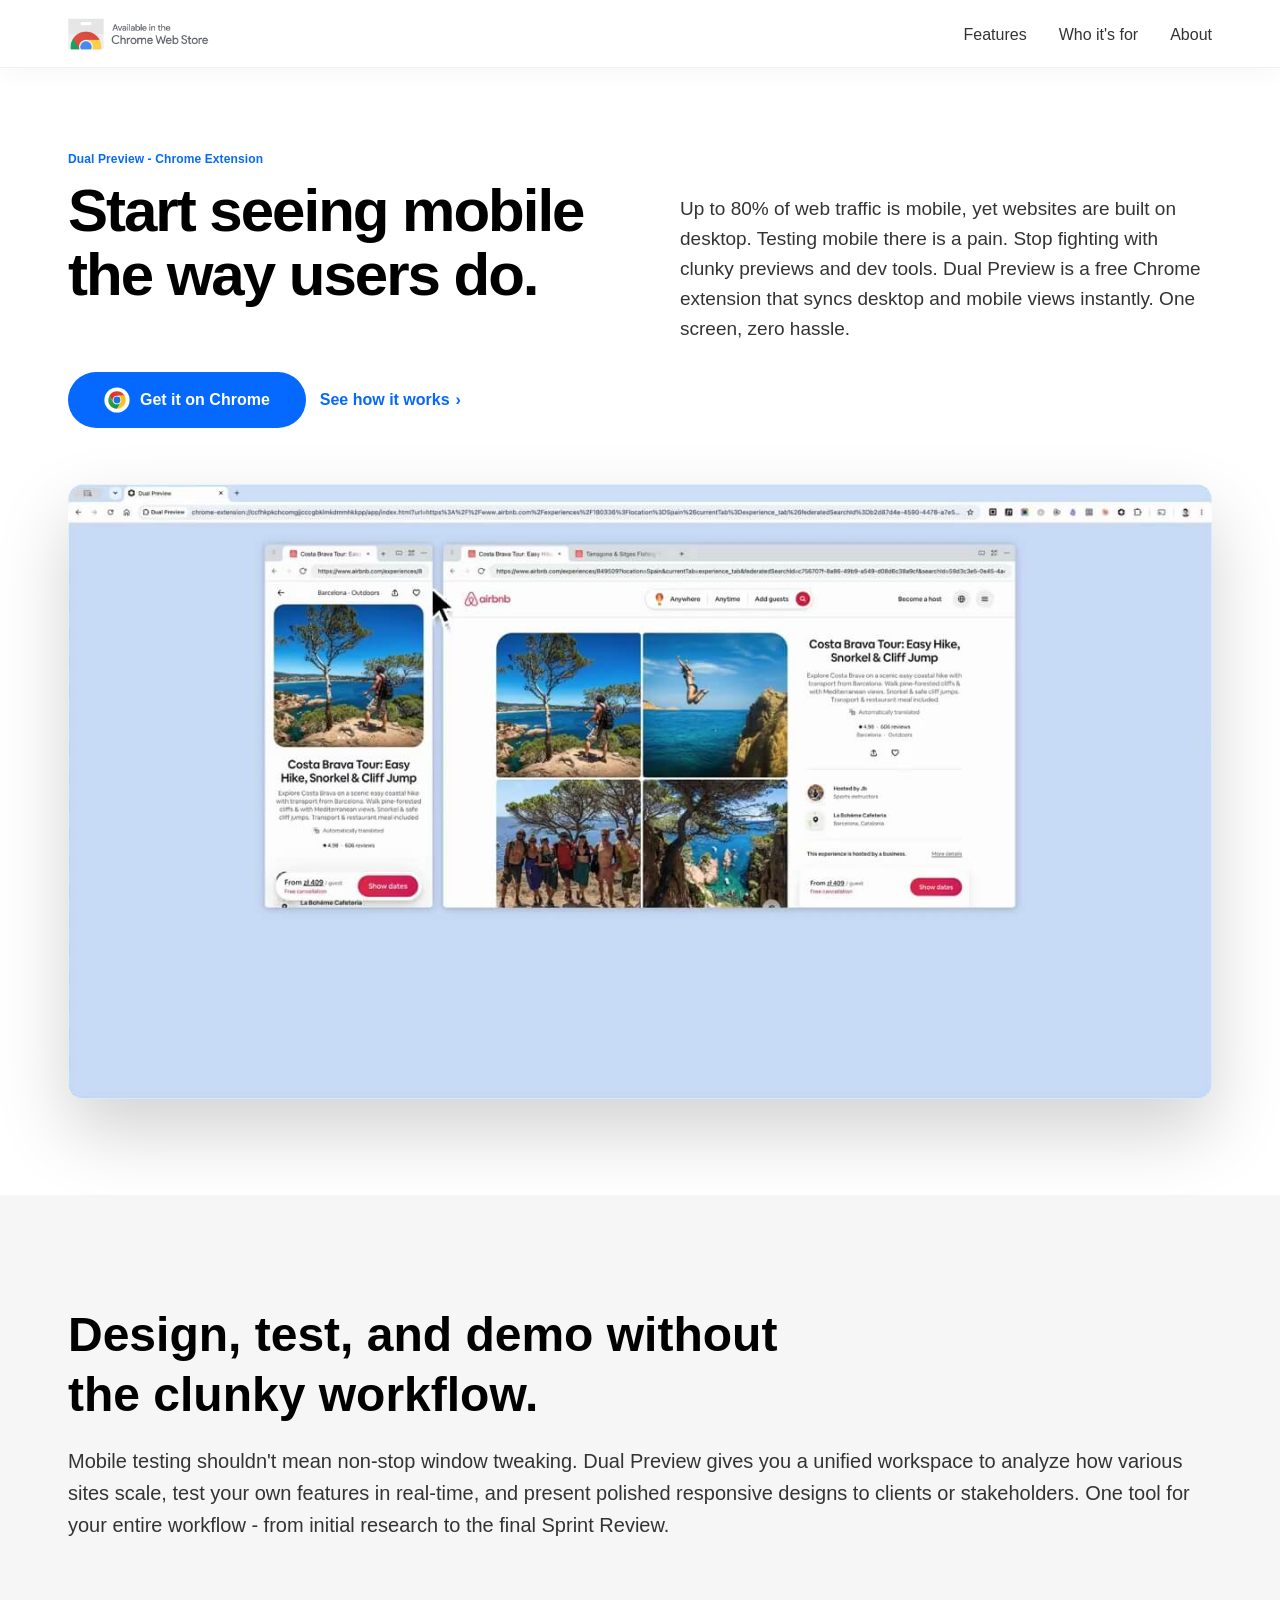
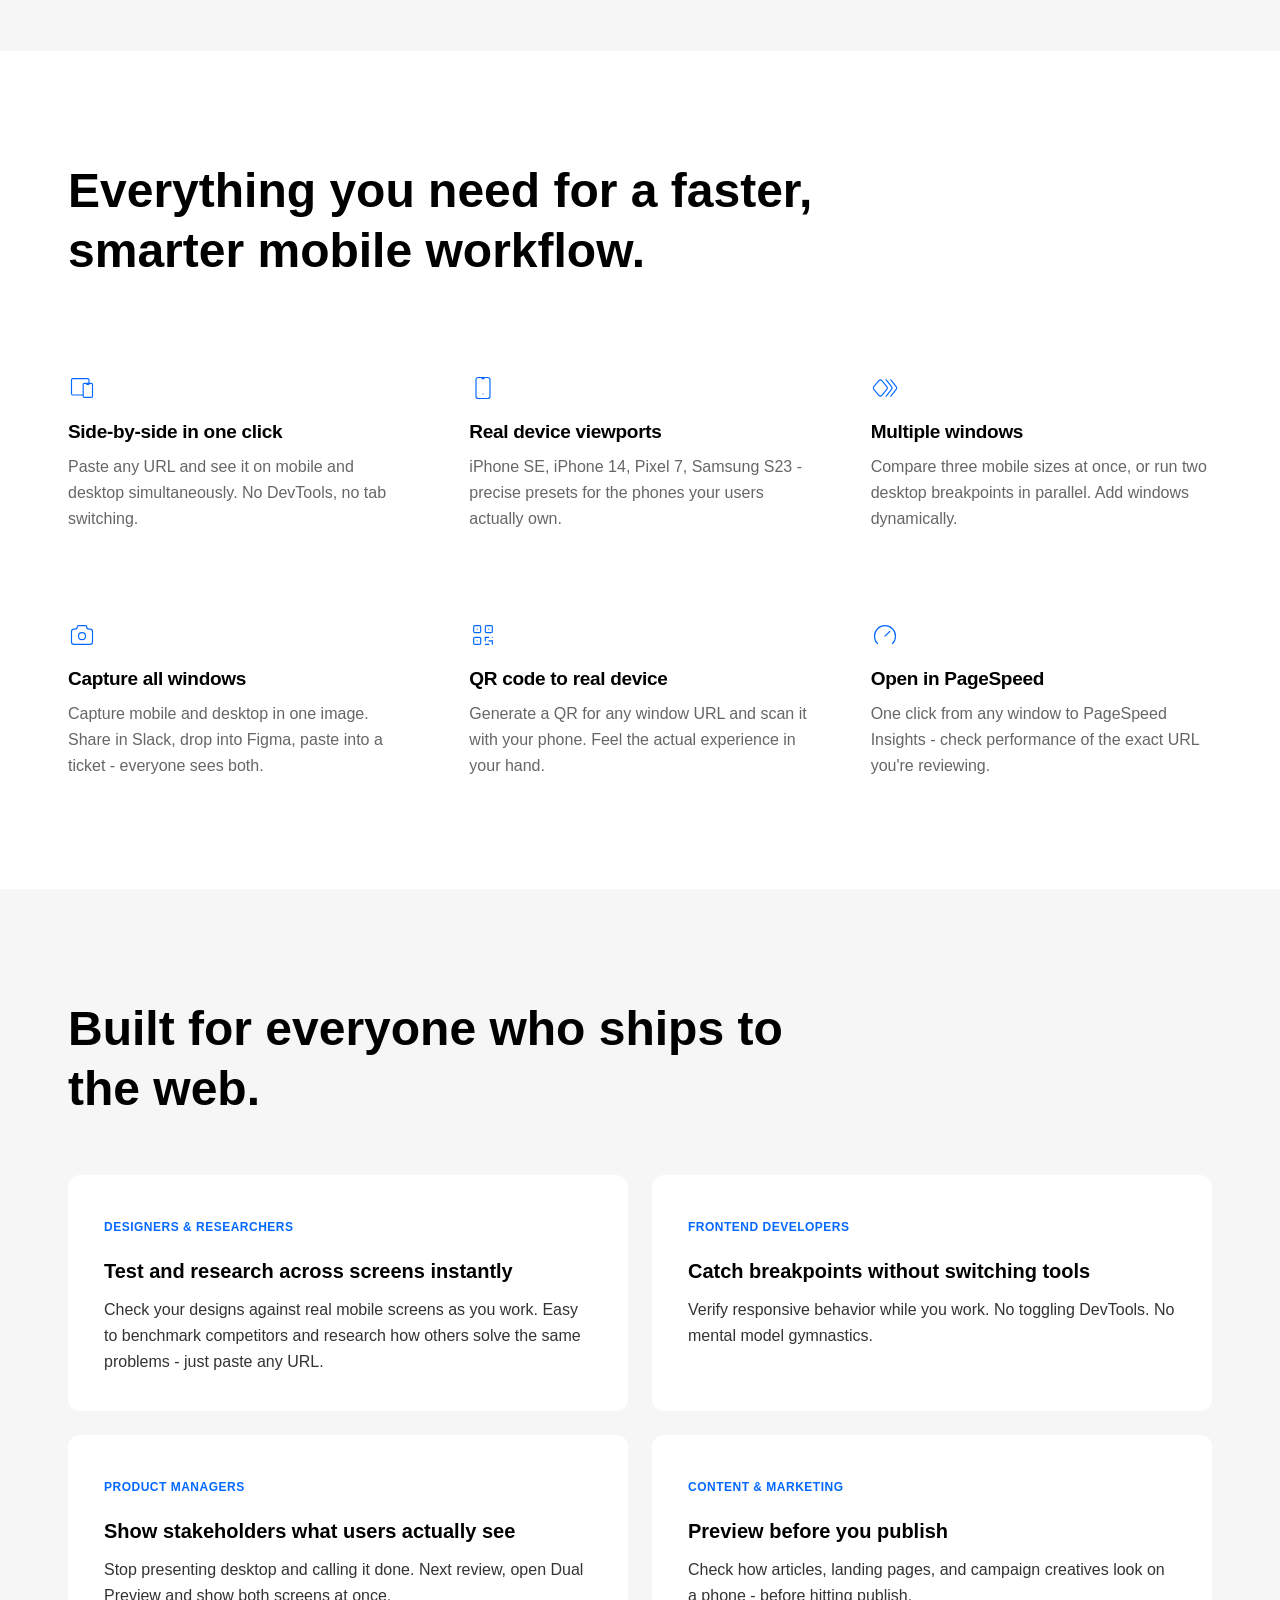
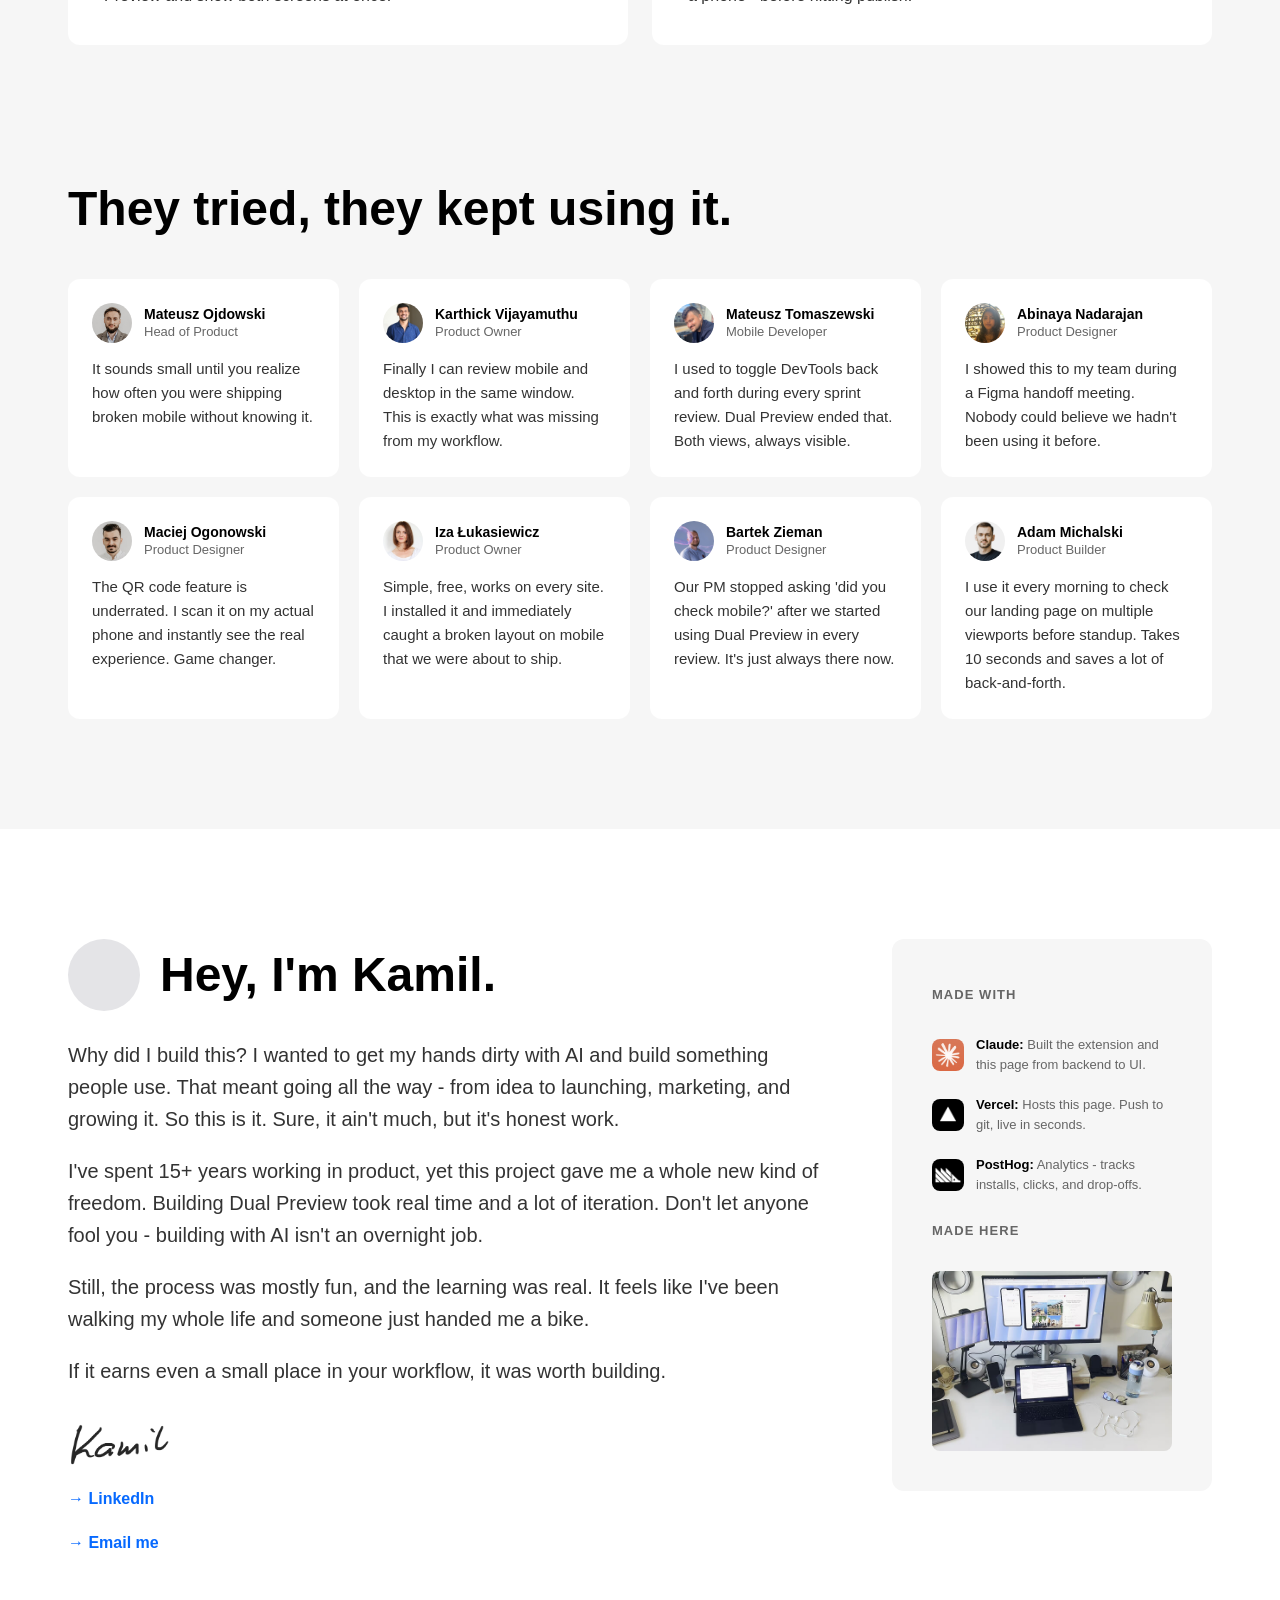
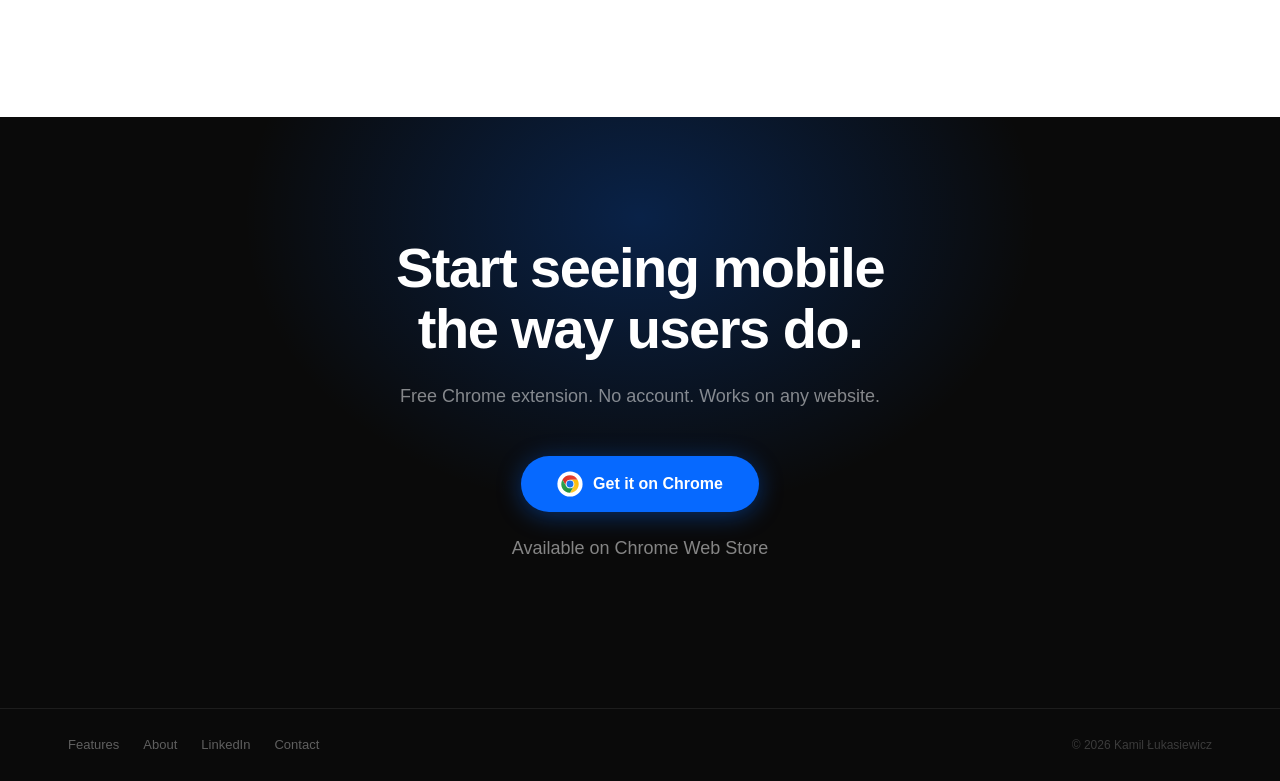
<file: index.html>
<!DOCTYPE html>
<html lang="en">
<head>
  <meta charset="UTF-8" />
  <meta name="viewport" content="width=device-width, initial-scale=1.0" />
  <title>Dual Preview: Start seeing mobile the way users do.</title>
  <link rel="icon" type="image/png" href="icons/icon128.png">
  <meta property="og:image" content="https://dualpreview.com/share.png">
  <meta property="og:title" content="Dual Preview: Start seeing mobile the way users do.">
  <meta property="og:description" content="Free Chrome extension that syncs desktop and mobile views instantly.">
  <meta name="twitter:card" content="summary_large_image">
  <meta name="twitter:image" content="https://dualpreview.com/share.png">
  <script>
    !function(t,e){var o,n,p,r;e.__SV||(window.posthog=e,e._i=[],e.init=function(i,s,a){function g(t,e){var o=e.split(".");2==o.length&&(t=t[o[0]],e=o[1]),t[e]=function(){t.push([e].concat(Array.prototype.slice.call(arguments,0)))}}(p=t.createElement("script")).type="text/javascript",p.crossOrigin="anonymous",p.async=!0,p.src=s.api_host+"/static/array.js",(r=t.getElementsByTagName("script")[0]).parentNode.insertBefore(p,r);var u=e;for(void 0!==a?u=e[a]=[]:a="posthog",u.people=u.people||[],u.toString=function(t){var e="posthog";return"posthog"!==a&&(e+="."+a),t||(e+=" (stub)"),e},u.people.toString=function(){return u.toString(1)+" (stub people)"},o="capture identify alias people.set people.set_once set_config register register_once unregister opt_out_capturing has_opted_out_capturing opt_in_capturing reset isFeatureEnabled onFeatureFlags getFeatureFlag getFeatureFlagPayload reloadFeatureFlags group updateEarlyAccessFeatureEnrollment getEarlyAccessFeatures getActiveMatchingSurveys getSurveys onSessionId".split(" "),n=0;n<o.length;n++)g(u,o[n]);e._i.push([i,s,a])},e.__SV=1)}(document,window.posthog||[]);
    posthog.init('phc_nL22fVfw4eqdaNBehSsD3buww4jbviStdFqdGK7qLyMv', { api_host: 'https://eu.i.posthog.com', person_profiles: 'identified_only' });
  </script>
  <style>
    *, *::before, *::after { box-sizing: border-box; margin: 0; padding: 0; }

    :root {
      --primary:       #000000;
      --secondary:     #333333;
      --tertiary:      #0669FF;
      --neutral:       #FFFFFF;
      --surface-alt:   #F6F6F6;
      --surface-foot:  #FAFAFA;
      --muted:         #666666;
      --blue-tint:     #E2EEFF;
      --success:       #2CCB89;
      --border:        #E9E9E9;
      --on-primary:    #FFFFFF;

      --font: Inter, "Inter UI", "SF Pro Display", "SF UI Text", "Helvetica Neue", Helvetica, Arial, sans-serif;

      --max-w: 1224px;
      --pad-x: 40px;
      --section-pad: 110px;
    }

    html { scroll-behavior: smooth; }

    body {
      font-family: var(--font);
      background: var(--neutral);
      color: var(--primary);
      font-size: 20px;
      line-height: 32px;
      color: var(--secondary);
      -webkit-font-smoothing: antialiased;
    }

    .container {
      max-width: var(--max-w);
      margin: 0 auto;
      padding: 0 var(--pad-x);
    }

    /* ── STICKY BAR ── */
    .sticky-bar {
      position: fixed;
      top: 0;
      left: 0;
      right: 0;
      z-index: 100;
      background: rgba(255, 255, 255, 0.7);
      backdrop-filter: blur(16px);
      -webkit-backdrop-filter: blur(16px);
      border-bottom: 1px solid rgba(0, 0, 0, 0.06);
      height: 64px;
      display: flex;
      align-items: center;
      transform: translateY(-100%);
      transition: transform 0.25s ease;
    }

    .sticky-bar.visible {
      transform: translateY(0);
    }

    .sticky-bar .container {
      display: flex;
      align-items: center;
      justify-content: space-between;
      width: 100%;
    }

    .sticky-bar-logo {
      font-size: 16px;
      font-weight: 700;
      color: var(--primary);
    }

    .sticky-bar-tagline {
      font-size: 15px;
      color: var(--secondary);
    }

    .btn-glass {
      display: inline-flex;
      align-items: center;
      gap: 8px;
      background: rgba(6, 105, 255, 0.12);
      color: var(--tertiary);
      text-decoration: none;
      font-size: 14px;
      font-weight: 700;
      padding: 0 20px;
      height: 38px;
      border-radius: 20px;
      border: 1px solid rgba(6, 105, 255, 0.2);
      cursor: pointer;
      transition: background 0.15s;
      backdrop-filter: blur(8px);
      -webkit-backdrop-filter: blur(8px);
      white-space: nowrap;
    }

    .btn-glass:hover {
      background: rgba(6, 105, 255, 0.2);
    }

    /* ── NAV ── */
    .nav {
      background: rgba(255, 255, 255, 0.6);
      backdrop-filter: blur(24px) saturate(180%);
      -webkit-backdrop-filter: blur(24px) saturate(180%);
      height: 68px;
      display: flex;
      align-items: center;
      position: sticky;
      top: 0;
      z-index: 100;
      border-bottom: 1px solid rgba(0, 0, 0, 0.06);
      box-shadow: 0 1px 0 rgba(255,255,255,0.8) inset, 0 4px 24px rgba(0,0,0,0.04);
    }

    .nav .container {
      display: flex;
      align-items: center;
      justify-content: space-between;
      width: 100%;
    }

    .nav-logo {
      font-size: 16px;
      font-weight: 700;
      color: var(--primary);
      text-decoration: none;
    }

    .nav-links {
      display: flex;
      align-items: center;
      gap: 32px;
      list-style: none;
      margin-left: auto;
    }

    .nav-links a {
      font-size: 16px;
      font-weight: 400;
      color: var(--secondary);
      text-decoration: none;
      transition: color 0.15s ease, opacity 0.15s ease;
    }

    .nav-links a:hover { color: var(--primary); opacity: 0.6; }

    .btn-primary {
      display: inline-flex;
      align-items: center;
      gap: 10px;
      background: var(--tertiary);
      color: var(--on-primary);
      text-decoration: none;
      font-size: 16px;
      font-weight: 600;
      padding: 0 36px;
      height: 56px;
      border-radius: 32px;
      border: none;
      cursor: pointer;
      transition: background 0.15s;
      white-space: nowrap;
    }

    .btn-primary:hover { background: #0558E0; }

    .btn-secondary {
      display: inline-flex;
      align-items: center;
      gap: 6px;
      background: none;
      color: var(--tertiary);
      text-decoration: none;
      font-size: 16px;
      font-weight: 600;
      padding: 0;
      height: 56px;
      border: none;
      cursor: pointer;
      transition: opacity 0.15s;
      white-space: nowrap;
    }

    .btn-secondary:hover { opacity: 0.7; }

    .badge {
      display: inline-block;
      background: var(--blue-tint);
      color: var(--tertiary);
      font-size: 12px;
      font-weight: 700;
      padding: 4px 12px 5px;
      border-radius: 20px;
    }

    /* ── HERO ── */
    .hero {
      padding: 72px 0 0;
      background: var(--neutral);
    }

    .hero .container {
      display: grid;
      grid-template-columns: 1fr 1fr;
      grid-template-areas:
        "head     subtitle"
        "cta      cta"
        "video    video";
      column-gap: 80px;
    }

    .hero-head     { grid-area: head; }
    .hero-subtitle { grid-area: subtitle; padding-top: 54px; padding-bottom: 28px; }
    .hero-cta      { grid-area: cta; padding-bottom: 56px; }
    .hero-video-wrap { grid-area: video; padding-bottom: 96px; }

    .hero-chrome-badge-mobile { display: none; }

    .hero-badge {
      display: inline-block;
      color: var(--tertiary);
      font-size: 12px;
      font-weight: 600;
      margin-bottom: 4px;
      letter-spacing: 0.01em;
    }

    .hero h1 {
      font-size: 60px;
      font-weight: 700;
      line-height: 1.06;
      color: var(--primary);
      letter-spacing: -2px;
      margin-bottom: 0;
    }

    .hero-cta {
      display: flex;
      align-items: center;
      gap: 14px;
      flex-wrap: wrap;
    }

    .hero-subtitle p {
      font-size: 19px;
      font-weight: 400;
      line-height: 30px;
      color: var(--secondary);
    }

    .video-rotate-hint {
      display: none;
    }

    .video-container {
      position: relative;
      aspect-ratio: 1280 / 688;
      background: #fff;
      border-radius: 16px;
      overflow: hidden;
      box-shadow: rgba(0,0,0,0.18) 0px 32px 72px;
    }

    .video-placeholder {
      position: absolute;
      inset: 0;
      width: 100%;
      height: 100%;
      object-fit: cover;
      transition: opacity 0.4s;
    }

    .video-container video {
      position: absolute;
      inset: 0;
      width: 100%;
      height: 100%;
      object-fit: cover;
      opacity: 0;
      transition: opacity 0.4s;
    }

    .video-container video.ready {
      opacity: 1;
    }

    @media (max-width: 900px) {
      .hero { padding: 40px 0 0; }

      .hero .container {
        display: flex;
        flex-direction: column;
      }

      .hero-head     { order: 1; margin-bottom: 12px; }
      .hero-subtitle { order: 2; padding-top: 0; margin-bottom: -8px; }
      .hero-cta      { order: 3; display: flex; flex-direction: column; align-items: center; justify-content: center; gap: 4px; padding-bottom: 24px; width: 100%; }
      .hero-cta .btn-primary { width: auto; }
      .hero-video-wrap { order: 4; margin-bottom: 0; padding-bottom: 0; }

      .hero h1 { font-size: 36px; letter-spacing: -1px; }
      .hero-subtitle p { font-size: 16px; line-height: 26px; }
    }

    /* ── PRODUCT WINDOW ── */
    .product-section {
      padding: 0 0 var(--section-pad);
      background: var(--neutral);
    }

    .product-window {
      max-width: 960px;
      margin: 0 auto;
      border-radius: 12px;
      overflow: hidden;
      box-shadow: rgba(0, 0, 0, 0.25) 0px 24px 50px 0px;
      border: 1px solid var(--border);
    }

    .window-bar {
      background: #1C1C1E;
      padding: 12px 16px;
      display: flex;
      align-items: center;
      gap: 8px;
    }

    .dot { width: 12px; height: 12px; border-radius: 50%; flex-shrink: 0; }
    .dot-r { background: #FF5F57; }
    .dot-y { background: #FEBC2E; }
    .dot-g { background: #28C840; }

    .window-topbar {
      background: #242424;
      padding: 10px 16px;
      display: flex;
      align-items: center;
      gap: 12px;
      border-top: 1px solid #333;
    }

    .window-logo {
      font-size: 13px;
      font-weight: 700;
      color: #fff;
    }

    .tb-space { flex: 1; }

    .tb-pill {
      background: #333;
      color: #aaa;
      font-size: 11px;
      padding: 3px 10px;
      border-radius: 6px;
    }

    .window-panels {
      display: flex;
      height: 360px;
      background: #111;
    }

    .panel {
      flex: 1;
      display: flex;
      flex-direction: column;
      border-right: 1px solid #222;
    }
    .panel:last-child { border-right: none; }

    .panel-header {
      background: #1a1a1a;
      padding: 8px 12px;
      display: flex;
      align-items: center;
      gap: 8px;
      border-bottom: 1px solid #222;
    }

    .panel-badge {
      font-size: 10px;
      font-weight: 700;
      padding: 2px 8px;
      border-radius: 4px;
      text-transform: uppercase;
      letter-spacing: 0.3px;
    }

    .panel-badge.mobile { background: rgba(167,139,250,0.15); color: #a78bfa; }
    .panel-badge.desktop { background: rgba(52,211,153,0.1); color: #34d399; }

    .panel-url {
      flex: 1;
      background: #2a2a2a;
      border-radius: 4px;
      padding: 3px 8px;
      font-size: 11px;
      color: #666;
      font-family: monospace;
    }

    .panel-body {
      flex: 1;
      background: #0d0d0d;
      display: flex;
      align-items: center;
      justify-content: center;
      padding: 20px;
    }

    /* Phone mockup */
    .phone {
      width: 120px;
      height: 240px;
      border: 2px solid #2a2a2a;
      border-radius: 18px;
      background: #fff;
      overflow: hidden;
    }

    .phone-nav {
      height: 28px;
      background: #fff;
      border-bottom: 1px solid #f0f0f0;
      display: flex;
      align-items: center;
      padding: 0 8px;
      gap: 4px;
    }

    .phone-dot { width: 4px; height: 4px; background: #e0e0e0; border-radius: 50%; }

    .phone-content { padding: 8px; }

    .phone-hero-block {
      width: 100%;
      height: 52px;
      background: linear-gradient(135deg, #6366f1, #8b5cf6);
      border-radius: 6px;
      margin-bottom: 8px;
    }

    .phone-line { height: 5px; border-radius: 3px; background: #e8e8e8; margin-bottom: 4px; }
    .phone-line.w100 { width: 100%; }
    .phone-line.w70 { width: 70%; }
    .phone-line.w50 { width: 50%; }

    /* Desktop mockup */
    .desktop {
      width: 100%;
      background: #fff;
      border-radius: 6px;
      overflow: hidden;
    }

    .desktop-nav {
      height: 26px;
      background: #fff;
      border-bottom: 1px solid #f0f0f0;
      display: flex;
      align-items: center;
      padding: 0 12px;
      gap: 14px;
    }

    .desktop-nav-link { height: 4px; width: 24px; background: #e0e0e0; border-radius: 2px; }

    .desktop-hero {
      height: 68px;
      background: linear-gradient(135deg, #6366f1, #8b5cf6);
      padding: 0 14px;
      display: flex;
      align-items: center;
      gap: 10px;
    }

    .dh-text { flex: 1; }
    .dh-line { height: 5px; border-radius: 3px; background: rgba(255,255,255,0.35); margin-bottom: 5px; }
    .dh-btn { width: 44px; height: 18px; background: rgba(255,255,255,0.25); border-radius: 4px; }

    .desktop-grid {
      padding: 10px 14px;
      display: grid;
      grid-template-columns: 1fr 1fr 1fr;
      gap: 6px;
    }

    .desktop-card { height: 44px; background: #f5f5f5; border-radius: 4px; }

    .panel-divider {
      width: 4px;
      background: #2a2a2a;
      flex-shrink: 0;
      cursor: col-resize;
    }

    /* ── SECTION HEADING ── */
    .section-heading {
      font-size: 48px;
      font-weight: 700;
      line-height: 60px;
      color: var(--primary);
      margin-bottom: 20px;
      max-width: 28ch;
    }

    .section-subtext {
      font-size: 20px;
      font-weight: 400;
      line-height: 32px;
      color: var(--secondary);
    }

    /* ── PROBLEM ── */
    .problem {
      background: var(--surface-alt);
      padding: var(--section-pad) 0;
    }

    .problem-inner {
      text-align: left;
    }

    .problem .badge {
      margin-bottom: 24px;
    }

    /* ── MOMENTS ── */
    .moments {
      padding: var(--section-pad) 0;
      background: var(--neutral);
    }

    .moments .section-heading {
      margin-bottom: 40px;
    }

    .moments-list {
      list-style: none;
      display: flex;
      flex-direction: column;
      gap: 16px;
      max-width: 680px;
    }

    .moments-list li {
      font-size: 20px;
      line-height: 32px;
      color: var(--secondary);
      padding-left: 24px;
      position: relative;
    }

    .moments-list li::before {
      content: "—";
      position: absolute;
      left: 0;
      color: var(--tertiary);
      font-weight: 700;
    }

    /* ── FEATURES GRID ── */
    .features {
      padding: var(--section-pad) 0;
      background: var(--neutral);
    }

    .features-header {
      margin-bottom: 64px;
    }

    .features-grid {
      display: grid;
      grid-template-columns: repeat(3, 1fr);
      gap: 60px;
    }

    .feature-item {
      border-top: 1px solid rgba(255,255,255,0.08);
      padding-top: 28px;
    }

    .feature-dash {
      width: 24px;
      height: 3px;
      background: var(--tertiary);
      border-radius: 2px;
      margin-bottom: 20px;
    }

    .feature-icon { display: block; width: 28px; height: 28px; margin-bottom: 16px; color: var(--tertiary); }

    .feature-item h3 {
      font-size: 19px;
      font-weight: 700;
      color: var(--primary);
      margin-bottom: 8px;
      line-height: 28px;
      letter-spacing: -0.3px;
    }

    .feature-item p {
      font-size: 16px;
      font-weight: 400;
      line-height: 26px;
      color: var(--muted);
    }

    /* ── FEATURE SECTIONS (large alternating) ── */
    .feature-section {
      padding: var(--section-pad) 0;
    }

    .feature-section:nth-child(even) {
      background: var(--surface-alt);
    }

    .feature-section .container {
      display: grid;
      grid-template-columns: 1fr 1fr;
      gap: 80px;
      align-items: center;
    }

    .feature-section.reverse .container {
      direction: rtl;
    }

    .feature-section.reverse .container > * {
      direction: ltr;
    }

    .feature-text .badge {
      margin-bottom: 20px;
    }

    .feature-text h2 {
      font-size: 48px;
      font-weight: 700;
      line-height: 60px;
      color: var(--primary);
      margin-bottom: 20px;
    }

    .feature-text p {
      font-size: 20px;
      font-weight: 400;
      line-height: 32px;
      color: var(--secondary);
    }

    .feature-visual {
      border-radius: 12px;
      overflow: hidden;
      box-shadow: rgba(0, 0, 0, 0.25) 0px 24px 50px 0px;
    }

    /* Visual placeholders */
    .visual-remote {
      background: #1C1C1E;
      height: 340px;
      display: flex;
      flex-direction: column;
      padding: 20px;
      gap: 12px;
    }

    .visual-remote-row {
      display: flex;
      gap: 10px;
      flex: 1;
    }

    .remote-panel {
      flex: 1;
      background: #2a2a2a;
      border-radius: 8px;
      overflow: hidden;
      display: flex;
      flex-direction: column;
    }

    .remote-panel-header {
      height: 28px;
      background: #1a1a1a;
      border-bottom: 1px solid #333;
      display: flex;
      align-items: center;
      padding: 0 8px;
      gap: 6px;
    }

    .remote-panel-dot { width: 5px; height: 5px; background: #444; border-radius: 50%; }
    .remote-panel-bar { flex: 1; height: 5px; background: #333; border-radius: 2px; }

    .remote-panel-body { flex: 1; background: #fff; }

    .remote-topbar {
      display: flex;
      align-items: center;
      gap: 8px;
    }

    .remote-topbar-logo { font-size: 12px; font-weight: 700; color: #fff; }
    .remote-topbar-space { flex: 1; }
    .remote-tb-pill { background: #333; color: #888; font-size: 10px; padding: 3px 8px; border-radius: 4px; }

    .visual-aesthetic {
      background: #f8f8f8;
      height: 340px;
      display: flex;
      align-items: center;
      justify-content: center;
      gap: 16px;
      padding: 24px;
    }

    .aesthetic-phone {
      width: 90px;
      height: 180px;
      border: 2px solid #e0e0e0;
      border-radius: 14px;
      background: #fff;
      overflow: hidden;
      box-shadow: rgba(0,0,0,0.12) 0px 8px 24px;
    }

    .aesthetic-phone-hero { height: 50px; background: linear-gradient(135deg, #6366f1, #8b5cf6); }
    .aesthetic-phone-content { padding: 6px; }
    .aesthetic-line { height: 4px; background: #eee; border-radius: 2px; margin-bottom: 4px; }
    .aesthetic-line.short { width: 60%; }

    .aesthetic-desktop {
      flex: 1;
      height: 180px;
      border: 2px solid #e0e0e0;
      border-radius: 8px;
      background: #fff;
      overflow: hidden;
      box-shadow: rgba(0,0,0,0.12) 0px 8px 24px;
    }

    .aesthetic-desktop-nav { height: 22px; background: #fafafa; border-bottom: 1px solid #f0f0f0; }
    .aesthetic-desktop-hero { height: 52px; background: linear-gradient(135deg, #6366f1, #8b5cf6); }
    .aesthetic-desktop-grid { display: grid; grid-template-columns: 1fr 1fr; gap: 5px; padding: 8px; }
    .aesthetic-desktop-card { height: 36px; background: #f5f5f5; border-radius: 4px; }

    .screenshot-label {
      font-size: 12px;
      font-weight: 700;
      color: var(--muted);
      margin-top: 10px;
      text-align: center;
    }

    /* ── PERSONAS ── */
    .personas {
      padding: var(--section-pad) 0;
      background: var(--surface-alt);
    }

    .personas-header {
      margin-bottom: 56px;
    }

    .personas-grid {
      display: grid;
      grid-template-columns: repeat(2, 1fr);
      gap: 24px;
    }

    .persona-card {
      background: var(--neutral);
      padding: 36px;
      border-radius: 12px;
    }

    .persona-role {
      font-size: 12px;
      font-weight: 700;
      color: var(--tertiary);
      text-transform: uppercase;
      letter-spacing: 0.5px;
      margin-bottom: 12px;
    }

    .persona-card h3 {
      font-size: 20px;
      font-weight: 700;
      color: var(--primary);
      margin-bottom: 10px;
    }

    .persona-card p {
      font-size: 16px;
      line-height: 26px;
      color: var(--secondary);
    }

    /* ── TESTIMONIALS ── */
    .testimonials {
      padding: 24px 0 var(--section-pad);
      background: var(--surface-alt);
    }

    .testimonials-header {
      text-align: left;
      margin-bottom: 40px;
    }

    .testimonials-header .section-subtext {
      margin-top: 12px;
    }

    .testimonials-grid {
      display: grid;
      grid-template-columns: repeat(4, 1fr);
      gap: 20px;
    }

    .tcard {
      background: var(--neutral);
      border-radius: 12px;
      padding: 24px;
    }

    .tcard-author {
      display: flex;
      align-items: center;
      gap: 12px;
      margin-bottom: 14px;
    }

    .tcard-avatar {
      width: 40px;
      height: 40px;
      border-radius: 50%;
      overflow: hidden;
      flex-shrink: 0;
    }

    .tcard-avatar img {
      width: 100%;
      height: 100%;
      object-fit: cover;
    }

    .tcard-name {
      font-size: 14px;
      font-weight: 700;
      color: var(--primary);
      line-height: 1.2;
    }

    .tcard-handle {
      font-size: 13px;
      color: var(--muted);
      line-height: 1.2;
      margin-top: 2px;
    }

    .tcard-text {
      font-size: 15px;
      line-height: 24px;
      color: var(--secondary);
    }

    .testimonials-more {
      text-align: center;
      margin-top: 40px;
      display: none;
    }

    @media (max-width: 900px) {
      .testimonials-grid { grid-template-columns: 1fr; }
    }

    @media (max-width: 600px) {
      .testimonials-grid { columns: 1; }
      .tcard-hidden { display: none; }
      .testimonials-more { display: block; }
    }

    /* ── ABOUT ── */
    .about {
      padding: var(--section-pad) 0;
      background: var(--neutral);
    }

    .about-top {
      display: grid;
      grid-template-columns: 1fr 320px;
      gap: 64px;
      align-items: start;
      margin-bottom: 48px;
      position: relative;
    }

    .about-photo-wrap {
      padding-top: 72px;
    }


    .about-photo-wrap {
      border-radius: 12px;
      overflow: hidden;
    }

    .about-photo {
      width: 100%;
      display: block;
      object-fit: cover;
      aspect-ratio: 4/3;
      border-radius: 12px;
    }

    .about-text .badge { margin-bottom: 24px; }

    .about-text h2 {
      font-size: 48px;
      font-weight: 700;
      line-height: 60px;
      color: var(--primary);
      margin-bottom: 24px;
    }

    .about-text p {
      font-size: 20px;
      line-height: 32px;
      color: var(--secondary);
      margin-bottom: 20px;
    }

    .about-text p:last-of-type { margin-bottom: 32px; }

    .about-links {
      display: flex;
      flex-direction: column;
      gap: 12px;
    }

    .about-sig {
      display: block;
      height: 48px;
      width: auto;
      opacity: 0.85;
      margin: 20px 0 16px;
    }

    .about-link {
      display: inline-flex;
      align-items: center;
      gap: 8px;
      font-size: 16px;
      font-weight: 700;
      color: var(--tertiary);
      text-decoration: none;
    }

    .about-link:hover { text-decoration: underline; }

    .about-right {
      display: flex;
      flex-direction: column;
      gap: 24px;
    }

    .about-photo {
      width: 100%;
      border-radius: 12px;
      object-fit: cover;
      aspect-ratio: 4/3;
      display: block;
    }

    .made-here-wrap h3 {
      font-size: 11px;
      font-weight: 600;
      color: var(--muted);
      text-transform: uppercase;
      letter-spacing: 0.08em;
      margin-bottom: 16px;
    }

    .desk-media {
      position: relative;
      border-radius: 8px;
      overflow: visible;
      aspect-ratio: 4/3;
      transform-origin: top center;
      transition: transform 0.4s ease, box-shadow 0.4s ease;
    }
    .desk-media img,
    .desk-media video {
      position: absolute;
      inset: 0;
      width: 100%;
      height: 100%;
      object-fit: cover;
      border-radius: 8px;
      display: block;
    }
    .desk-media img { opacity: 1; transition: opacity 0.4s ease; }
    .desk-media video { opacity: 0; transition: opacity 0.4s ease; }

    @keyframes desk-nudge {
      0%            { transform: translateX(0) rotate(0deg); }
      8%            { transform: translateX(-2px) rotate(-0.25deg); }
      18%           { transform: translateX(2px) rotate(0.25deg); }
      27%           { transform: translateX(-1.5px) rotate(-0.15deg); }
      36%           { transform: translateX(1.5px) rotate(0.15deg); }
      44%           { transform: translateX(-0.5px) rotate(-0.05deg); }
      50%, 100%     { transform: translateX(0) rotate(0deg); }
    }

    @media (hover: hover) {
      .desk-nudge.nudge-ready {
        animation: desk-nudge 5s ease-in-out infinite;
      }
      .desk-nudge:hover {
        animation-play-state: paused;
      }
    }

    .tools-panel {
      background: var(--surface-alt);
      padding: 40px;
      border-radius: 12px;
    }

    .tools-panel h3 {
      font-size: 13px;
      font-weight: 600;
      color: var(--muted);
      text-transform: uppercase;
      letter-spacing: 0.08em;
      margin-bottom: 24px;
    }

    .tools-list {
      display: flex;
      flex-direction: column;
      gap: 20px;
    }

    .tool-item {
      display: flex;
      align-items: center;
      gap: 12px;
    }

    .tool-item-header { display: contents; }

    .tool-icon {
      width: 32px;
      height: 32px;
      border-radius: 8px;
      flex-shrink: 0;
      display: flex;
      align-items: center;
      justify-content: center;
      overflow: hidden;
      transition: transform 0.3s ease;
    }

    @media (hover: hover) {
      .tool-item:hover .tool-icon {
        transform: scale(1.15);
      }
    }

    .tool-icon img, .tool-icon svg { width: 100%; height: 100%; display: block; object-fit: cover; }

    .tool-dot { display: none; }

    .tool-item-text {}
    .tool-inline { font-size: 13px; line-height: 20px; }
    .tool-name { font-weight: 700; color: var(--primary); }
    .tool-desc { color: var(--muted); }

    /* ── FINAL CTA ── */
    .final-cta {
      padding: 120px 0 100px;
      background: #0A0A0A;
      text-align: center;
      position: relative;
      overflow: hidden;
    }

    .final-cta::before {
      content: '';
      position: absolute;
      top: -200px;
      left: 50%;
      transform: translateX(-50%);
      width: 800px;
      height: 600px;
      background: radial-gradient(ellipse at center, rgba(6,105,255,0.25) 0%, transparent 70%);
      pointer-events: none;
    }

    .final-cta .container {
      position: relative;
      z-index: 1;
    }

    .final-cta h2 {
      font-size: 56px;
      font-weight: 700;
      line-height: 1.1;
      color: #ffffff;
      margin-bottom: 20px;
      letter-spacing: -1.5px;
    }

    .final-cta > .container > p {
      font-size: 18px;
      color: rgba(255,255,255,0.5);
      margin-bottom: 44px;
    }

    .btn-primary-light {
      display: inline-flex;
      align-items: center;
      gap: 10px;
      background: var(--tertiary);
      color: #ffffff;
      text-decoration: none;
      font-size: 16px;
      font-weight: 700;
      padding: 0 36px;
      height: 56px;
      border-radius: 28px;
      transition: background 0.15s, transform 0.15s;
      box-shadow: 0 4px 24px rgba(6,105,255,0.4);
    }

    .btn-primary-light:hover {
      background: #0558E0;
      transform: translateY(-1px);
    }

    .cta-note {
      margin-top: 20px;
      font-size: 13px;
      color: rgba(255,255,255,0.3);
    }

    /* ── SCREENSHOT ── */
    .screenshot-img {
      display: block;
      width: 100%;
      margin: 48px 0 0;
      border-radius: 8px;
      box-shadow: rgba(0,0,0,0.25) 0px 24px 50px 0px;
    }


    /* ── FOOTER ── */
    footer {
      background: #0A0A0A;
      padding: 20px 0;
      border-top: 1px solid rgba(255,255,255,0.08);
    }

    footer .container {
      display: flex;
      align-items: center;
      justify-content: space-between;
      flex-wrap: wrap;
      gap: 12px;
    }

    .footer-brand { display: none; }
    .footer-brand-name { display: none; }
    .footer-brand-tagline { display: none; }

    .footer-links {
      display: flex;
      align-items: center;
      gap: 24px;
    }

    .footer-links a {
      font-size: 13px;
      color: rgba(255,255,255,0.35);
      text-decoration: none;
      transition: color 0.15s;
    }

    .footer-links a:hover {
      color: rgba(255,255,255,0.7);
    }

    .footer-copy {
      font-size: 12px;
      color: rgba(255,255,255,0.2);
    }

    /* ── SVG ICONS ── */
    .icon-chrome { display: inline-block; vertical-align: middle; }

    /* ── RESPONSIVE ── */
    @media (max-width: 900px) {
      :root { --section-pad: 72px; --pad-x: 24px; }

      .nav-links { display: none; }
      .nav-cta-icon { display: none !important; }
      .nav {
        height: 64px;
        position: fixed;
        width: 100%;
        transform: translateY(-100%);
        transition: transform 0.25s ease;
      }
      .nav.nav-visible { transform: translateY(0); }

      .hero-chrome-badge-mobile {
        display: block;
        height: 52px;
        margin-bottom: 2px;
        margin-top: 0;
      }

      .hero h1 { font-size: 40px; }
      .section-heading, .feature-text h2, .about-text h2, .final-cta h2 { font-size: 28px; line-height: 38px; }
      .features-grid { grid-template-columns: 1fr 1fr; gap: 40px; }
      .feature-section .container { grid-template-columns: 1fr; gap: 48px; }
      .feature-section.reverse .container { direction: ltr; }
      .about-top { grid-template-columns: 1fr; gap: 40px; }
      .about-photo-wrap { padding-top: 0; }
      .tools-list { grid-template-columns: 1fr 1fr; gap: 24px; }
      .personas-grid { grid-template-columns: 1fr; }

      .video-rotate-hint {
        display: block;
        text-align: center;
        font-size: 12px;
        color: var(--muted);
        margin-top: 6px;
        letter-spacing: 0.01em;
      }

      .video-container.video-fs {
        position: fixed;
        inset: 0;
        width: 100vw;
        height: 100vh;
        z-index: 9999;
        border-radius: 0;
        aspect-ratio: unset;
        box-shadow: none;
        background: #000;
      }
    }

    @media (max-width: 600px) {
      :root { --section-pad: 56px; --pad-x: 20px; }

      .sticky-bar-tagline { display: none; }

      .hero { padding: 48px 0 64px; }
      .hero h1 { font-size: 32px; letter-spacing: -1px; }
      .hero p:not(.video-rotate-hint) { font-size: 16px; }
      .hero-cta { flex-direction: row; align-items: center; }
      .hero-cta .btn-primary, .hero-cta .btn-secondary { justify-content: center; }
      .hero-right { padding-left: 0 !important; padding-top: 0 !important; }
      .hero-badge { font-size: 12px; }

      .features-grid { grid-template-columns: 1fr 1fr; gap: 0; }
      .features .features-header { margin-bottom: 32px; }
      .features .section-heading { font-size: 28px; line-height: 38px; }
      .features { padding: 48px 0; }
      .feature-item { padding-top: 20px; margin-bottom: 4px; }
      .feature-item h3 { font-size: 15px; line-height: 22px; margin-bottom: 6px; }
      .feature-item p { font-size: 13px; line-height: 20px; }
      .feature-dash { margin-bottom: 14px; }
      .features-grid .feature-item:nth-child(odd) { padding-right: 16px; }
      .features-grid .feature-item:nth-child(even) { padding-left: 16px; }

      .problem .section-heading { font-size: 28px; line-height: 38px; max-width: none; }
      .section-subtext { font-size: 17px; line-height: 28px; }

      .tools-list { grid-template-columns: 1fr; gap: 20px; }
      .tools-panel { padding: 28px 20px; }

      .about-text h2 { font-size: 30px; line-height: 40px; }
      .about-text p { font-size: 17px; line-height: 28px; }
      .about-sig { display: block; }

      .testimonials-grid { grid-template-columns: 1fr; }
      .tcard-hidden { display: none; }
      .testimonials-more { display: block; }

      .final-cta { padding: 80px 0 72px; }
      .final-cta h2 { font-size: 32px; line-height: 42px; letter-spacing: -1px; }
      .final-cta > .container > p { font-size: 16px; }
      .btn-primary-light { width: auto; }

      footer .container { flex-direction: column; align-items: center; gap: 24px; }
      .footer-brand { align-items: center; text-align: center; }
      .footer-links { flex-wrap: wrap; gap: 20px; justify-content: center; }
      .hide-mobile { display: none; }
    }
  </style>
</head>
<body>

<!-- NAV -->
<nav class="nav">
  <div class="container">
    <a href="/" class="nav-logo"><img src="badge.png" alt="Available in the Chrome Web Store" style="height:48px; display:block;"></a>
    <ul class="nav-links">
      <li><a href="#features">Features</a></li>
      <li><a href="#who">Who it's for</a></li>
      <li><a href="#about">About</a></li>
    </ul>
    <div id="nav-cta-wrap" style="max-width:0; margin-left:0; overflow:hidden; flex-shrink:0; transition: max-width 0.35s ease, margin-left 0.35s ease;">
      <a href="https://chromewebstore.google.com/detail/dual-preview/jigiifbbidjbimnhgpidbhohdbdeoebi" id="nav-cta" target="_blank" rel="noopener" class="btn-primary" style="height:44px; font-size:14px; padding:0 20px; border-radius:22px; border:none; opacity:0; pointer-events:none; white-space:nowrap; display:inline-flex; align-items:center; gap:8px; transition: opacity 0.35s ease;"><img src="new-logo-chrome.svg" width="26" height="26" class="nav-cta-icon" style="flex-shrink:0;display:block;" alt="">Get it on Chrome</a>
    </div>
  </div>
</nav>

<!-- HERO -->
<section class="hero">
  <div class="container">
    <div class="hero-head">
      <img class="hero-chrome-badge-mobile" src="badge.png" alt="Available in the Chrome Web Store">
      <div class="hero-badge">Dual Preview - Chrome Extension</div>
      <h1>Start seeing mobile the way users do.</h1>
    </div>
    <div class="hero-subtitle">
      <p>Up to 80% of web traffic is mobile, yet websites are built on desktop. Testing mobile there is a pain. Stop fighting with clunky previews and dev tools. Dual Preview is a free Chrome extension that syncs desktop and mobile views instantly. One screen, zero hassle.</p>
    </div>
    <div class="hero-video-wrap">
      <div class="video-container">
        <img class="video-placeholder" src="placeholder-wideo.jpg" alt="">
        <video id="heroVideo" src="video-top.mp4" autoplay loop muted playsinline></video>
      </div>
      <p class="video-rotate-hint">↺ Rotate for fullscreen</p>
    </div>
    <div class="hero-cta" id="install">
      <a href="https://chromewebstore.google.com/detail/dual-preview/jigiifbbidjbimnhgpidbhohdbdeoebi" class="btn-primary" target="_blank" rel="noopener">
        <img src="new-logo-chrome.svg" width="26" height="26" style="flex-shrink:0;display:block;" alt="">
        Get it on Chrome
      </a>
      <a href="#features" class="btn-secondary">See how it works <span>›</span></a>
    </div>
  </div>
</section>


<!-- PROBLEM -->
<section class="problem">
  <div class="container">
    <div class="problem-inner">
      <h2 class="section-heading" style="margin-top:0; margin-bottom:20px;">Design, test, and demo without the clunky workflow.</h2>
      <p class="section-subtext">Mobile testing shouldn't mean non-stop window tweaking. Dual Preview gives you a unified workspace to analyze how various sites scale, test your own features in real-time, and present polished responsive designs to clients or stakeholders. One tool for your entire workflow - from initial research to the final Sprint Review.</p>
    </div>
  </div>
</section>

<!-- FEATURES GRID -->
<section class="features" id="features">
  <div class="container">
    <div class="features-header">
      <h2 class="section-heading">Everything you need for a faster, smarter mobile workflow.</h2>
    </div>
    <div class="features-grid">

      <div class="feature-item">

        <svg class="feature-icon" viewBox="0 0 24 24" fill="none" stroke="currentColor" stroke-width="1" stroke-linecap="round" stroke-linejoin="round"><path d="M13 9a1 1 0 0 1 1 -1h6a1 1 0 0 1 1 1v10a1 1 0 0 1 -1 1h-6a1 1 0 0 1 -1 -1v-10z" /><path d="M18 8v-3a1 1 0 0 0 -1 -1h-13a1 1 0 0 0 -1 1v12a1 1 0 0 0 1 1h9" /><path d="M16 9h2" /></svg>
        <h3>Side-by-side in one click</h3>
        <p>Paste any URL and see it on mobile and desktop simultaneously. No DevTools, no tab switching.</p>
      </div>

      <div class="feature-item">

        <svg class="feature-icon" viewBox="0 0 24 24" fill="none" stroke="currentColor" stroke-width="1" stroke-linecap="round" stroke-linejoin="round"><path d="M6 5a2 2 0 0 1 2 -2h8a2 2 0 0 1 2 2v14a2 2 0 0 1 -2 2h-8a2 2 0 0 1 -2 -2v-14z" /><path d="M11 4h2" /><path d="M12 17v.01" /></svg>
        <h3>Real device viewports</h3>
        <p>iPhone SE, iPhone 14, Pixel 7, Samsung S23 - precise presets for the phones your users actually own.</p>
      </div>

      <div class="feature-item">

        <svg class="feature-icon" viewBox="0 0 24 24" fill="none" stroke="currentColor" stroke-width="1" stroke-linecap="round" stroke-linejoin="round"><path d="M9.225 18.412a1.595 1.595 0 0 1 -1.225 .588c-.468 0 -.914 -.214 -1.225 -.588l-4.361 -5.248a1.844 1.844 0 0 1 0 -2.328l4.361 -5.248a1.595 1.595 0 0 1 1.225 -.588c.468 0 .914 .214 1.225 .588l4.361 5.248a1.844 1.844 0 0 1 0 2.328l-4.361 5.248z" /><path d="M17 5l4.586 5.836a1.844 1.844 0 0 1 0 2.328l-4.586 5.836" /><path d="M13 5l4.586 5.836a1.844 1.844 0 0 1 0 2.328l-4.586 5.836" /></svg>
        <h3>Multiple windows</h3>
        <p>Compare three mobile sizes at once, or run two desktop breakpoints in parallel. Add windows dynamically.</p>
      </div>

      <div class="feature-item">

        <svg class="feature-icon" viewBox="0 0 24 24" fill="none" stroke="currentColor" stroke-width="1" stroke-linecap="round" stroke-linejoin="round"><path d="M5 7h1a2 2 0 0 0 2 -2a1 1 0 0 1 1 -1h6a1 1 0 0 1 1 1a2 2 0 0 0 2 2h1a2 2 0 0 1 2 2v9a2 2 0 0 1 -2 2h-14a2 2 0 0 1 -2 -2v-9a2 2 0 0 1 2 -2" /><path d="M9 13a3 3 0 1 0 6 0a3 3 0 0 0 -6 0" /></svg>
        <h3>Capture all windows</h3>
        <p>Capture mobile and desktop in one image. Share in Slack, drop into Figma, paste into a ticket - everyone sees both.</p>
      </div>

      <div class="feature-item">

        <svg class="feature-icon" viewBox="0 0 24 24" fill="none" stroke="currentColor" stroke-width="1" stroke-linecap="round" stroke-linejoin="round"><path d="M4 4m0 1a1 1 0 0 1 1 -1h4a1 1 0 0 1 1 1v4a1 1 0 0 1 -1 1h-4a1 1 0 0 1 -1 -1z" /><path d="M7 17l0 .01" /><path d="M14 4m0 1a1 1 0 0 1 1 -1h4a1 1 0 0 1 1 1v4a1 1 0 0 1 -1 1h-4a1 1 0 0 1 -1 -1z" /><path d="M7 7l0 .01" /><path d="M4 14m0 1a1 1 0 0 1 1 -1h4a1 1 0 0 1 1 1v4a1 1 0 0 1 -1 1h-4a1 1 0 0 1 -1 -1z" /><path d="M17 7l0 .01" /><path d="M14 14l3 0" /><path d="M20 14l0 .01" /><path d="M14 14l0 3" /><path d="M14 20l3 0" /><path d="M17 17l3 0" /><path d="M20 17l0 3" /></svg>
        <h3>QR code to real device</h3>
        <p>Generate a QR for any window URL and scan it with your phone. Feel the actual experience in your hand.</p>
      </div>

      <div class="feature-item">

        <svg class="feature-icon" viewBox="0 0 24 24" fill="none" stroke="currentColor" stroke-width="1" stroke-linecap="round" stroke-linejoin="round"><path d="M5.636 19.364a9 9 0 1 1 12.728 0" /><path d="M16 9l-4 4" /></svg>
        <h3>Open in PageSpeed</h3>
        <p>One click from any window to PageSpeed Insights - check performance of the exact URL you're reviewing.</p>
      </div>

    </div>
  </div>
</section>


<!-- PERSONAS -->
<section class="personas" id="who">
  <div class="container">
    <div class="personas-header">
      <h2 class="section-heading">Built for everyone who ships to the web.</h2>
    </div>
    <div class="personas-grid">
      <div class="persona-card">
        <div class="persona-role">Designers & Researchers</div>
        <h3>Test and research across screens instantly</h3>
        <p>Check your designs against real mobile screens as you work. Easy to benchmark competitors and research how others solve the same problems - just paste any URL.</p>
      </div>
      <div class="persona-card">
        <div class="persona-role">Frontend Developers</div>
        <h3>Catch breakpoints without switching tools</h3>
        <p>Verify responsive behavior while you work. No toggling DevTools. No mental model gymnastics.</p>
      </div>
      <div class="persona-card">
        <div class="persona-role">Product Managers</div>
        <h3>Show stakeholders what users actually see</h3>
        <p>Stop presenting desktop and calling it done. Next review, open Dual Preview and show both screens at once.</p>
      </div>
      <div class="persona-card">
        <div class="persona-role">Content & Marketing</div>
        <h3>Preview before you publish</h3>
        <p>Check how articles, landing pages, and campaign creatives look on a phone - before hitting publish.</p>
      </div>
    </div>
  </div>
</section>

<!-- TESTIMONIALS -->
<section class="testimonials">
  <div class="container">
    <div class="testimonials-header">
      <h2 class="section-heading">They tried, they kept using it.</h2>

    </div>
    <div class="testimonials-grid" id="testimonialsGrid">

      <div class="tcard">
        <div class="tcard-author">
          <div class="tcard-avatar"><img src="ojdowski.jpeg" alt="Mateusz"></div>
          <div>
            <div class="tcard-name">Mateusz Ojdowski</div>
            <div class="tcard-handle">Head of Product</div>
          </div>
        </div>
        <p class="tcard-text">It sounds small until you realize how often you were shipping broken mobile without knowing it.</p>
      </div>

      <div class="tcard">
        <div class="tcard-author">
          <div class="tcard-avatar"><img src="karthick.jpeg" alt="Karthick"></div>
          <div>
            <div class="tcard-name">Karthick Vijayamuthu</div>
            <div class="tcard-handle">Product Owner</div>
          </div>
        </div>
        <p class="tcard-text">Finally I can review mobile and desktop in the same window. This is exactly what was missing from my workflow.</p>
      </div>

      <div class="tcard">
        <div class="tcard-author">
          <div class="tcard-avatar"><img src="tomaszewski.jpeg" alt="Mateusz Tomaszewski"></div>
          <div>
            <div class="tcard-name">Mateusz Tomaszewski</div>
            <div class="tcard-handle">Mobile Developer</div>
          </div>
        </div>
        <p class="tcard-text">I used to toggle DevTools back and forth during every sprint review. Dual Preview ended that. Both views, always visible.</p>
      </div>

      <div class="tcard">
        <div class="tcard-author">
          <div class="tcard-avatar"><img src="abi.jpeg" alt="Abinaya"></div>
          <div>
            <div class="tcard-name">Abinaya Nadarajan</div>
            <div class="tcard-handle">Product Designer</div>
          </div>
        </div>
        <p class="tcard-text">I showed this to my team during a Figma handoff meeting. Nobody could believe we hadn't been using it before.</p>
      </div>

      <div class="tcard tcard-hidden">
        <div class="tcard-author">
          <div class="tcard-avatar"><img src="maciej.jpeg" alt="Maciej Ogonowski"></div>
          <div>
            <div class="tcard-name">Maciej Ogonowski</div>
            <div class="tcard-handle">Product Designer</div>
          </div>
        </div>
        <p class="tcard-text">The QR code feature is underrated. I scan it on my actual phone and instantly see the real experience. Game changer.</p>
      </div>

      <div class="tcard tcard-hidden">
        <div class="tcard-author">
          <div class="tcard-avatar"><img src="iza.jpeg" alt="Iza Łukasiewicz"></div>
          <div>
            <div class="tcard-name">Iza Łukasiewicz</div>
            <div class="tcard-handle">Product Owner</div>
          </div>
        </div>
        <p class="tcard-text">Simple, free, works on every site. I installed it and immediately caught a broken layout on mobile that we were about to ship.</p>
      </div>

      <div class="tcard tcard-hidden">
        <div class="tcard-author">
          <div class="tcard-avatar"><img src="zieman.jpeg" alt="Bartek Zieman"></div>
          <div>
            <div class="tcard-name">Bartek Zieman</div>
            <div class="tcard-handle">Product Designer</div>
          </div>
        </div>
        <p class="tcard-text">Our PM stopped asking 'did you check mobile?' after we started using Dual Preview in every review. It's just always there now.</p>
      </div>

      <div class="tcard tcard-hidden">
        <div class="tcard-author">
          <div class="tcard-avatar"><img src="michalski.jpeg" alt="Adam"></div>
          <div>
            <div class="tcard-name">Adam Michalski</div>
            <div class="tcard-handle">Product Builder</div>
          </div>
        </div>
        <p class="tcard-text">I use it every morning to check our landing page on multiple viewports before standup. Takes 10 seconds and saves a lot of back-and-forth.</p>
      </div>


    </div>
    <div class="testimonials-more" id="testimonialsMore">
      <button class="btn-secondary" onclick="showMoreTestimonials()">See more</button>
    </div>
  </div>
</section>

<!-- ABOUT -->
<section class="about" id="about">
  <div class="container">
    <div class="about-top">
      <div class="about-text">
        <div style="margin-bottom:28px;">
<div style="display:flex; align-items:center; gap:20px;">
            <div class="avatar-glow-wrap" style="flex-shrink:0;">
              <div id="avatarWrap" style="width:72px; height:72px; border-radius:50%; overflow:hidden; background:#e4e4e7; transition: transform 0.3s ease, box-shadow 0.3s ease; cursor:pointer; position:relative; z-index:1;" onmouseenter="this.style.transform='scale(2)';this.style.boxShadow='0 16px 40px rgba(0,0,0,0.25)'" onmouseleave="this.style.transform='scale(1)';this.style.boxShadow='none'">
                <video id="avatarVideo" src="wideo-avatar.mp4" autoplay loop muted playsinline style="width:100%; height:100%; object-fit:cover; display:block;"></video>
              </div>
            </div>
            <h2 style="margin:0;">Hey, I'm Kamil.</h2>
          </div>
        </div>
        <p>Why did I build this? I wanted to get my hands dirty with AI and build something people use. That meant going all the way - from idea to launching, marketing, and growing it. So this is it. Sure, it ain't much, but it's honest work.</p>
        <p>I've spent 15+ years working in product, yet this project gave me a whole new kind of freedom. Building Dual Preview took real time and a lot of iteration. Don't let anyone fool you - building with AI isn't an overnight job.</p>
        <p>Still, the process was mostly fun, and the learning was real. It feels like I've been walking my whole life and someone just handed me a bike.</p>
        <p>If it earns even a small place in your workflow, it was worth building.</p>

        <img src="podpis.png" alt="Kamil" class="about-sig">

        <div class="about-links">
          <a href="https://www.linkedin.com/in/kamillukasiewicz/" class="about-link" target="_blank">→ LinkedIn</a>
          <a href="mailto:kamil.lukasiewicz@gmail.com" class="about-link">→ Email me</a>
        </div>
      </div>
      <div class="tools-panel">
      <h3>Made with</h3>
      <div class="tools-list">

        <div class="tool-item">
          <div class="tool-icon" style="background:transparent;">
            <img src="claude.png" alt="Claude">
          </div>
          <div class="tool-inline"><span class="tool-name">Claude:</span> <span class="tool-desc">Built the extension and this page from backend to UI.</span></div>
        </div>

        <div class="tool-item">
          <div class="tool-icon" style="background:transparent;">
            <img src="vercel.png" alt="Vercel">
          </div>
          <div class="tool-inline"><span class="tool-name">Vercel:</span> <span class="tool-desc">Hosts this page. Push to git, live in seconds.</span></div>
        </div>

        <div class="tool-item">
          <div class="tool-icon" style="background:transparent;">
            <img src="posthog.png" alt="PostHog">
          </div>
          <div class="tool-inline"><span class="tool-name">PostHog:</span> <span class="tool-desc">Analytics - tracks installs, clicks, and drop-offs.</span></div>
        </div>

        <div class="made-here-wrap">
          <h3>Made here</h3>
          <div class="desk-nudge">
            <div class="desk-media" id="deskMedia">
              <img src="desk-placholder.jpg" alt="My desk" id="deskImg">
              <video src="desk-wideo.mp4" id="deskVideo" muted playsinline preload="metadata"></video>
            </div>
          </div>
        </div>

      </div>
      </div>
    </div>
  </div>
</section>

<!-- FINAL CTA -->
<section class="final-cta">
  <div class="container">
    <h2>Start seeing mobile<br>the way users do.</h2>
    <p>Free Chrome extension. No account. Works on any website.</p>
    <a href="https://chromewebstore.google.com/detail/dual-preview/jigiifbbidjbimnhgpidbhohdbdeoebi" class="btn-primary-light" target="_blank" rel="noopener">
      <img src="new-logo-chrome.svg" width="26" height="26" style="flex-shrink:0;display:block;" alt="">
      Get it on Chrome
    </a>
    <p class="cta-note">Available on Chrome Web Store</p>
  </div>
</section>

<!-- FOOTER -->
<footer>
  <div class="container">
    <div class="footer-brand">
      <span class="footer-brand-name">Dual Preview</span>
      <span class="footer-brand-tagline">See mobile and desktop side by side.</span>
    </div>
    <div class="footer-links">
      <a href="#features">Features</a>
      <a href="#about">About</a>
      <a href="https://www.linkedin.com/in/kamillukasiewicz/" target="_blank">LinkedIn</a>
      <a href="mailto:kamil.lukasiewicz@gmail.com">Contact</a>
    </div>
    <span class="footer-copy">© 2026 Kamil Łukasiewicz</span>
  </div>
</footer>

<script>
  function showMoreTestimonials() {
    document.querySelectorAll('.tcard-hidden').forEach(el => el.style.display = 'block');
    document.getElementById('testimonialsMore').style.display = 'none';
  }

  const stickyBar = document.getElementById('stickyBar');
  const hero = document.querySelector('.hero');
  window.addEventListener('scroll', () => {
    const heroBottom = hero.getBoundingClientRect().bottom;
    stickyBar.classList.toggle('visible', heroBottom < 0);
  });

  const avatarVideo = document.getElementById('avatarVideo');
  if (avatarVideo) avatarVideo.play().catch(() => {});

  const avatarWrap = document.getElementById('avatarWrap');
  if (avatarWrap) {
    let avatarZoomed = false;
    avatarWrap.addEventListener('touchend', (e) => {
      e.preventDefault();
      avatarZoomed = !avatarZoomed;
      avatarWrap.style.transform = avatarZoomed ? 'scale(1.5)' : 'scale(1)';
      avatarWrap.style.boxShadow = avatarZoomed ? '0 16px 40px rgba(0,0,0,0.25)' : 'none';
    });
  }

  const heroVideo = document.getElementById('heroVideo');
  let savedScrollY = 0;

  heroVideo.addEventListener('canplay', () => {
    heroVideo.classList.add('ready');
  });

  function isLandscape() {
    return window.innerWidth > window.innerHeight;
  }

  const videoContainer = heroVideo.closest('.video-container');

  function enterVideoFS() {
    savedScrollY = window.scrollY;
    videoContainer.classList.add('video-fs');
    document.body.style.overflow = 'hidden';
    window.scrollTo(0, 0);
  }

  function exitVideoFS() {
    videoContainer.classList.remove('video-fs');
    document.body.style.overflow = '';
    window.scrollTo(0, savedScrollY);
  }

  const nav = document.querySelector('.nav');
  const heroSection = document.querySelector('.hero');
  const navCta = document.getElementById('nav-cta');
  const navCtaWrap = document.getElementById('nav-cta-wrap');
  const heroCta = document.getElementById('install');
  window.addEventListener('scroll', () => {
    if (window.innerWidth <= 900) {
      const heroBottom = heroSection.getBoundingClientRect().bottom;
      nav.classList.toggle('nav-visible', heroBottom < 0);
    }
    if (navCta && navCtaWrap && heroCta) {
      const heroCtaBottom = heroCta.getBoundingClientRect().bottom;
      const visible = heroCtaBottom < 68;
      navCtaWrap.style.maxWidth = visible ? '220px' : '0';
      navCtaWrap.style.marginLeft = visible ? '32px' : '0';
      navCta.style.opacity = visible ? '1' : '0';
      navCta.style.pointerEvents = visible ? 'auto' : 'none';
    }
  }, { passive: true });

  window.addEventListener('orientationchange', () => {
    if (window.innerWidth <= 900 || window.innerHeight <= 900) {
      setTimeout(() => {
        isLandscape() ? enterVideoFS() : exitVideoFS();
      }, 150);
    }
  });

  // ── DESK MEDIA: hover/tap ping-pong video ──
  const deskMedia = document.getElementById('deskMedia');
  const deskImg   = document.getElementById('deskImg');
  const deskVideo = document.getElementById('deskVideo');
  const deskNudge = deskMedia ? deskMedia.closest('.desk-nudge') : null;

  if (deskNudge) {
    let nudgeTimer = null;
    const nudgeObserver = new IntersectionObserver((entries) => {
      entries.forEach(e => {
        if (e.isIntersecting && !nudgeTimer) {
          nudgeTimer = setTimeout(() => deskNudge.classList.add('nudge-ready'), 10000);
        } else if (!e.isIntersecting && nudgeTimer) {
          clearTimeout(nudgeTimer);
          nudgeTimer = null;
        }
      });
    }, { threshold: 0.3 });
    nudgeObserver.observe(deskNudge);
  }

  if (deskMedia && deskImg && deskVideo) {
    deskVideo.loop = true;

    function showVideo(scale) {
      deskMedia.style.transform = `scale(${scale})`;
      deskMedia.style.boxShadow = '0 16px 40px rgba(0,0,0,0.2)';
      deskVideo.style.opacity = '1';
      deskImg.style.opacity = '0';
      deskVideo.currentTime = 0;
      deskVideo.play().catch(() => {});
    }

    function hideVideo() {
      deskMedia.style.transform = 'scale(1)';
      deskMedia.style.boxShadow = 'none';
      deskVideo.style.opacity = '0';
      deskImg.style.opacity = '1';
      deskVideo.pause();
    }

    const isTouchDevice = window.matchMedia('(hover: none)').matches;

    if (!isTouchDevice) {
      deskMedia.addEventListener('mouseenter', () => showVideo(1.5));
      deskMedia.addEventListener('mouseleave', hideVideo);
    } else {
      deskVideo.addEventListener('canplay', () => {
        deskImg.style.opacity = '0';
        deskVideo.style.opacity = '1';
        deskVideo.play().catch(() => {});
      }, { once: true });
      deskVideo.load();

      let deskZoomed = false;
      deskMedia.addEventListener('touchend', (e) => {
        e.preventDefault();
        deskZoomed = !deskZoomed;
        deskMedia.style.transform = deskZoomed ? 'scale(1.2)' : 'scale(1)';
        deskMedia.style.boxShadow = deskZoomed ? '0 16px 40px rgba(0,0,0,0.2)' : 'none';
        if (deskZoomed) posthog.capture('web_desk_tap');
      });
    }
  }

  // ── POSTHOG EVENTS ──

  // CTA buttons
  document.querySelectorAll('a[href*="chromewebstore"]').forEach(el => {
    el.addEventListener('click', () => {
      const loc = el.id === 'nav-cta' ? 'nav' : el.classList.contains('btn-primary-light') ? 'final_cta' : 'hero';
      posthog.capture('web_cta_click', { location: loc });
    });
  });

  // See how it works
  const seeHowBtn = document.querySelector('a[href="#features"].btn-secondary');
  if (seeHowBtn) seeHowBtn.addEventListener('click', () => posthog.capture('web_see_how_click'));

  // LinkedIn & Email
  const linkedinLink = document.querySelector('a[href*="linkedin"]');
  if (linkedinLink) linkedinLink.addEventListener('click', () => posthog.capture('web_linkedin_click'));
  const emailLink = document.querySelector('a[href^="mailto"]');
  if (emailLink) emailLink.addEventListener('click', () => posthog.capture('web_email_click'));

  // Hero video play
  const heroVideoEl = document.querySelector('.video-container video');
  if (heroVideoEl) heroVideoEl.addEventListener('play', () => posthog.capture('web_video_play'), { once: true });

  // Avatar hover/tap
  const avatarWrapEl = document.getElementById('avatarWrap');
  if (avatarWrapEl) {
    avatarWrapEl.addEventListener('mouseenter', () => posthog.capture('web_avatar_hover'), { once: true });
    avatarWrapEl.addEventListener('touchend', () => posthog.capture('web_avatar_tap'), { once: true });
  }

  // Desk hover
  const deskNudgeEl = document.querySelector('.desk-nudge');
  if (deskNudgeEl) deskNudgeEl.addEventListener('mouseenter', () => posthog.capture('web_desk_hover'), { once: true });

  // Section views
  const sections = [
    { el: document.querySelector('.hero'),          name: 'hero' },
    { el: document.getElementById('features'),      name: 'features' },
    { el: document.getElementById('who'),           name: 'who' },
    { el: document.querySelector('.testimonials'),  name: 'testimonials' },
    { el: document.getElementById('about'),         name: 'about' },
    { el: document.querySelector('.final-cta'),     name: 'final_cta' },
  ];
  const sectionObserver = new IntersectionObserver((entries) => {
    entries.forEach(({ isIntersecting, target }) => {
      if (isIntersecting) {
        const section = sections.find(s => s.el === target);
        if (section) {
          posthog.capture('web_section_view', { section: section.name });
          sectionObserver.unobserve(target);
        }
      }
    });
  }, { threshold: 0.3 });
  sections.forEach(({ el }) => { if (el) sectionObserver.observe(el); });
</script>
</body>
</html>
</file>
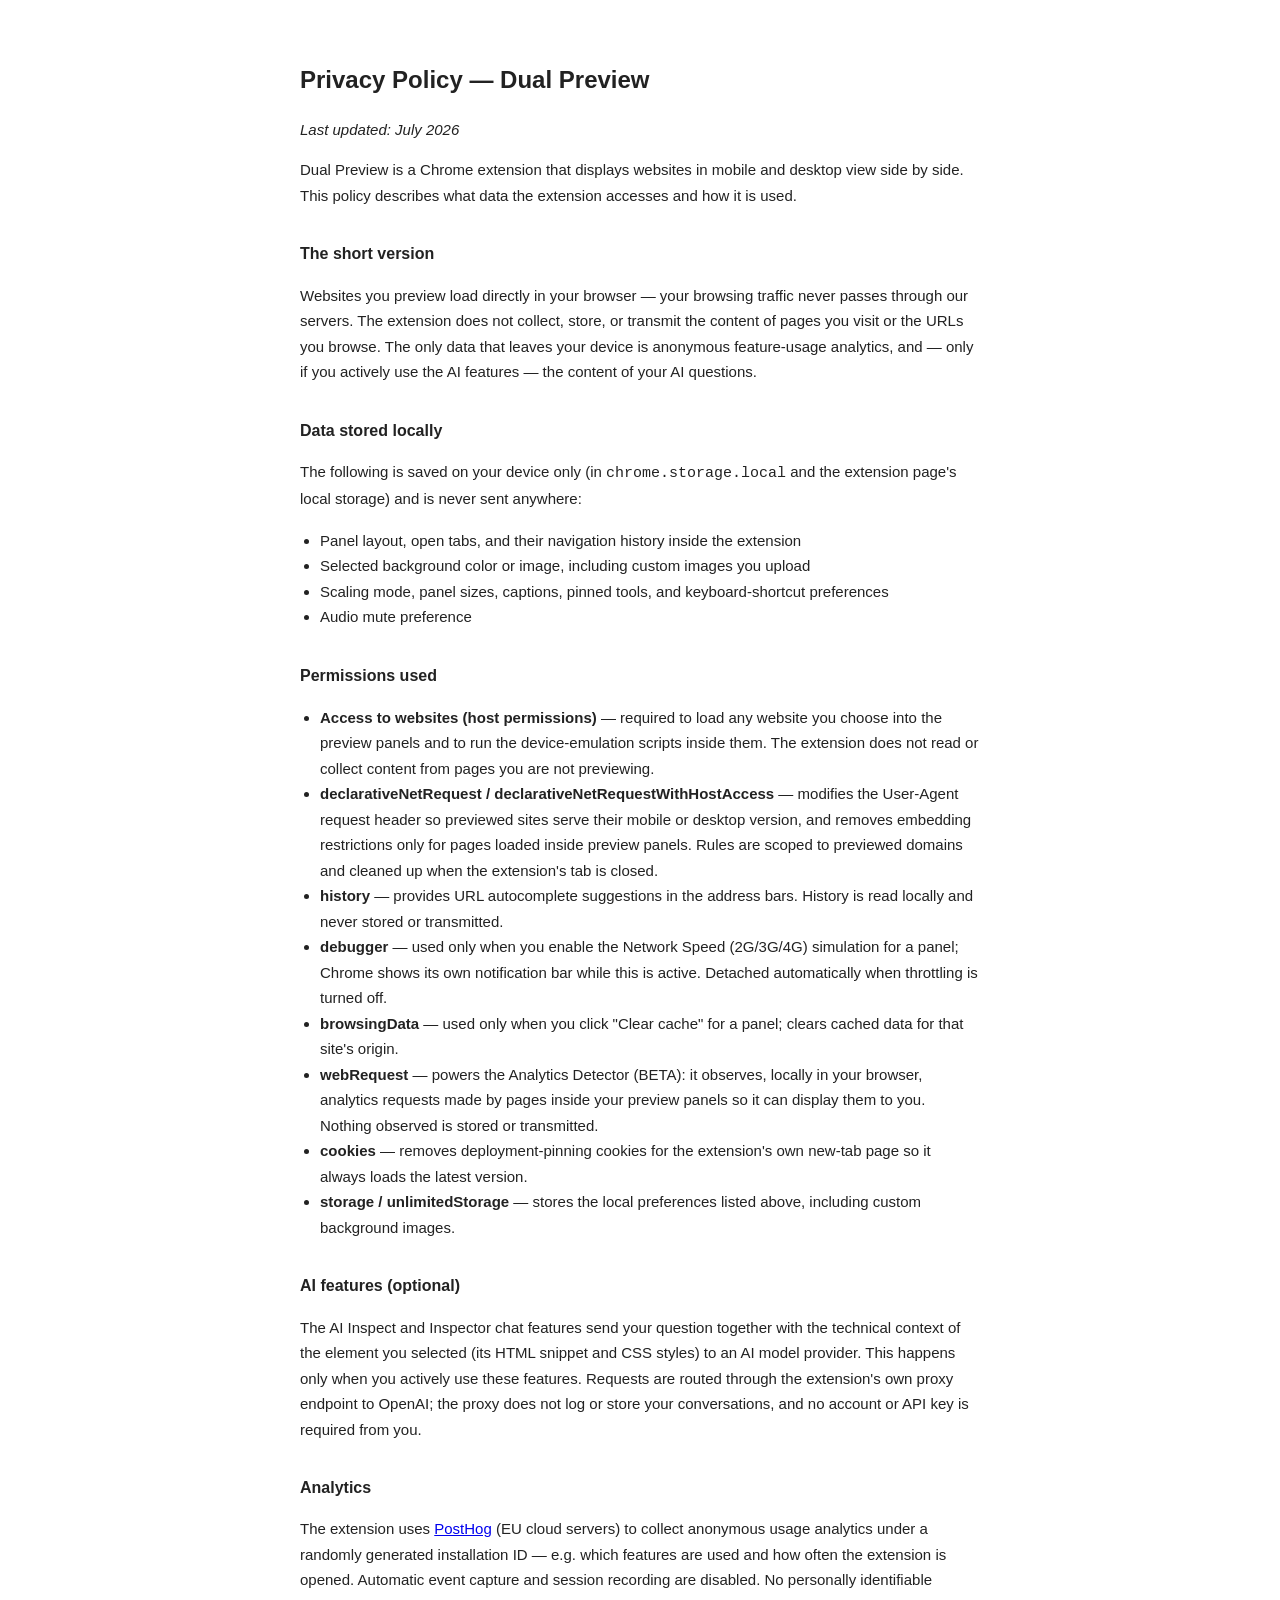
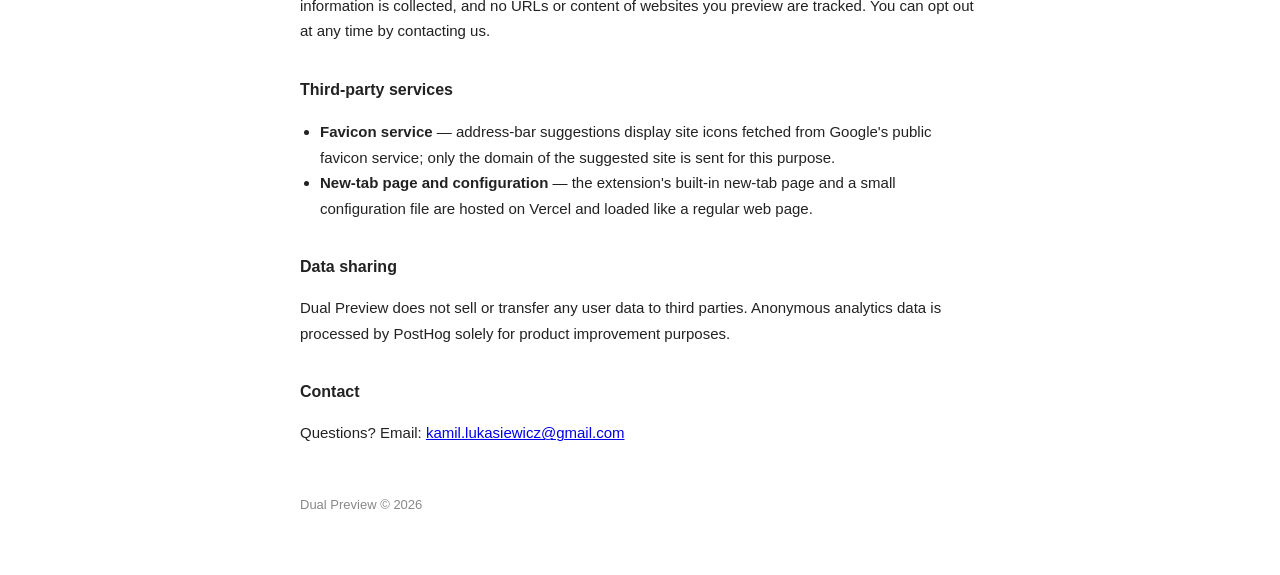
<file: privacy.html>
<!DOCTYPE html>
<html lang="en">
<head>
  <meta charset="utf-8">
  <title>Dual Preview – Privacy Policy</title>
  <style>
    body { font-family: -apple-system, sans-serif; max-width: 680px; margin: 60px auto; padding: 0 24px; color: #222; line-height: 1.7; }
    h1 { font-size: 24px; } h2 { font-size: 16px; margin-top: 32px; }
    p, li { font-size: 15px; } ul { padding-left: 20px; }
    footer { margin-top: 48px; font-size: 13px; color: #888; }
  </style>
</head>
<body>
  <h1>Privacy Policy — Dual Preview</h1>
  <p><em>Last updated: July 2026</em></p>

  <p>Dual Preview is a Chrome extension that displays websites in mobile and desktop view side by side. This policy describes what data the extension accesses and how it is used.</p>

  <h2>The short version</h2>
  <p>Websites you preview load directly in your browser — your browsing traffic never passes through our servers. The extension does not collect, store, or transmit the content of pages you visit or the URLs you browse. The only data that leaves your device is anonymous feature-usage analytics, and — only if you actively use the AI features — the content of your AI questions.</p>

  <h2>Data stored locally</h2>
  <p>The following is saved on your device only (in <code>chrome.storage.local</code> and the extension page's local storage) and is never sent anywhere:</p>
  <ul>
    <li>Panel layout, open tabs, and their navigation history inside the extension</li>
    <li>Selected background color or image, including custom images you upload</li>
    <li>Scaling mode, panel sizes, captions, pinned tools, and keyboard-shortcut preferences</li>
    <li>Audio mute preference</li>
  </ul>

  <h2>Permissions used</h2>
  <ul>
    <li><strong>Access to websites (host permissions)</strong> — required to load any website you choose into the preview panels and to run the device-emulation scripts inside them. The extension does not read or collect content from pages you are not previewing.</li>
    <li><strong>declarativeNetRequest / declarativeNetRequestWithHostAccess</strong> — modifies the User-Agent request header so previewed sites serve their mobile or desktop version, and removes embedding restrictions only for pages loaded inside preview panels. Rules are scoped to previewed domains and cleaned up when the extension's tab is closed.</li>
    <li><strong>history</strong> — provides URL autocomplete suggestions in the address bars. History is read locally and never stored or transmitted.</li>
    <li><strong>debugger</strong> — used only when you enable the Network Speed (2G/3G/4G) simulation for a panel; Chrome shows its own notification bar while this is active. Detached automatically when throttling is turned off.</li>
    <li><strong>browsingData</strong> — used only when you click "Clear cache" for a panel; clears cached data for that site's origin.</li>
    <li><strong>webRequest</strong> — powers the Analytics Detector (BETA): it observes, locally in your browser, analytics requests made by pages inside your preview panels so it can display them to you. Nothing observed is stored or transmitted.</li>
    <li><strong>cookies</strong> — removes deployment-pinning cookies for the extension's own new-tab page so it always loads the latest version.</li>
    <li><strong>storage / unlimitedStorage</strong> — stores the local preferences listed above, including custom background images.</li>
  </ul>

  <h2>AI features (optional)</h2>
  <p>The AI Inspect and Inspector chat features send your question together with the technical context of the element you selected (its HTML snippet and CSS styles) to an AI model provider. This happens only when you actively use these features. Requests are routed through the extension's own proxy endpoint to OpenAI; the proxy does not log or store your conversations, and no account or API key is required from you.</p>

  <h2>Analytics</h2>
  <p>The extension uses <a href="https://posthog.com" target="_blank" rel="noopener">PostHog</a> (EU cloud servers) to collect anonymous usage analytics under a randomly generated installation ID — e.g. which features are used and how often the extension is opened. Automatic event capture and session recording are disabled. No personally identifiable information is collected, and no URLs or content of websites you preview are tracked. You can opt out at any time by contacting us.</p>

  <h2>Third-party services</h2>
  <ul>
    <li><strong>Favicon service</strong> — address-bar suggestions display site icons fetched from Google's public favicon service; only the domain of the suggested site is sent for this purpose.</li>
    <li><strong>New-tab page and configuration</strong> — the extension's built-in new-tab page and a small configuration file are hosted on Vercel and loaded like a regular web page.</li>
  </ul>

  <h2>Data sharing</h2>
  <p>Dual Preview does not sell or transfer any user data to third parties. Anonymous analytics data is processed by PostHog solely for product improvement purposes.</p>

  <h2>Contact</h2>
  <p>Questions? Email: <a href="mailto:kamil.lukasiewicz@gmail.com">kamil.lukasiewicz@gmail.com</a></p>

  <footer>Dual Preview &copy; 2026</footer>
</body>
</html>
</file>
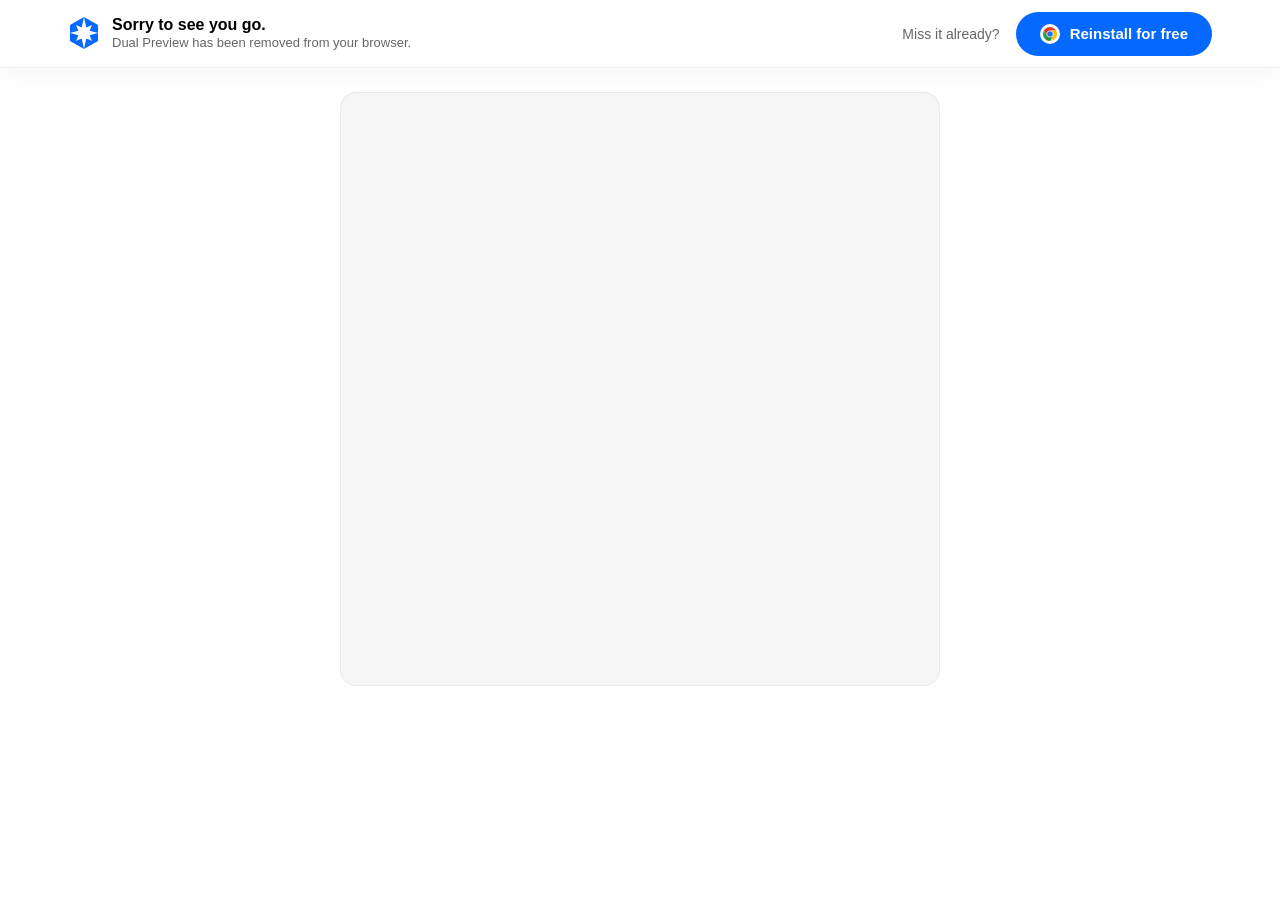
<file: uninstall.html>
<!DOCTYPE html>
<html lang="en">
<head>
  <meta charset="UTF-8" />
  <meta name="viewport" content="width=device-width, initial-scale=1.0" />
  <title>You uninstalled Dual Preview</title>
  <link rel="icon" type="image/png" href="icons/icon128.png">
  <script>
    !function(t,e){var o,n,p,r;e.__SV||(window.posthog=e,e._i=[],e.init=function(i,s,a){function g(t,e){var o=e.split(".");2==o.length&&(t=t[o[0]],e=o[1]),t[e]=function(){t.push([e].concat(Array.prototype.slice.call(arguments,0)))}}(p=t.createElement("script")).type="text/javascript",p.crossOrigin="anonymous",p.async=!0,p.src=s.api_host+"/static/array.js",(r=t.getElementsByTagName("script")[0]).parentNode.insertBefore(p,r);var u=e;for(void 0!==a?u=e[a]=[]:a="posthog",u.people=u.people||[],u.toString=function(t){var e="posthog";return"posthog"!==a&&(e+="."+a),t||(e+=" (stub)"),e},u.people.toString=function(){return u.toString(1)+" (stub people)"},o="capture identify alias people.set people.set_once set_config register register_once unregister opt_out_capturing has_opted_out_capturing opt_in_capturing reset isFeatureEnabled onFeatureFlags getFeatureFlag getFeatureFlagPayload reloadFeatureFlags group updateEarlyAccessFeatureEnrollment getEarlyAccessFeatures getActiveMatchingSurveys getSurveys onSessionId".split(" "),n=0;n<o.length;n++)g(u,o[n]);e._i.push([i,s,a])},e.__SV=1)}(document,window.posthog||[]);
    posthog.init('phc_nL22fVfw4eqdaNBehSsD3buww4jbviStdFqdGK7qLyMv', { api_host: 'https://eu.i.posthog.com', person_profiles: 'identified_only' });
  </script>
  <style>
    *, *::before, *::after { box-sizing: border-box; margin: 0; padding: 0; }

    :root {
      --primary:     #000000;
      --secondary:   #333333;
      --tertiary:    #0669FF;
      --neutral:     #FFFFFF;
      --surface-alt: #F6F6F6;
      --muted:       #666666;
      --border:      #E9E9E9;
      --on-primary:  #FFFFFF;
      --font: Inter, "Inter UI", "SF Pro Display", "Helvetica Neue", Helvetica, Arial, sans-serif;
      --max-w: 1224px;
      --pad-x: 40px;
    }

    html { scroll-behavior: smooth; }

    body {
      font-family: var(--font);
      background: var(--neutral);
      color: var(--secondary);
      font-size: 18px;
      line-height: 30px;
      -webkit-font-smoothing: antialiased;
      min-height: 100vh;
    }

    .container {
      max-width: var(--max-w);
      margin: 0 auto;
      padding: 0 var(--pad-x);
    }

    /* ── NAV ── */
    .nav {
      background: rgba(255,255,255,0.6);
      backdrop-filter: blur(24px) saturate(180%);
      -webkit-backdrop-filter: blur(24px) saturate(180%);
      height: 68px;
      display: flex;
      align-items: center;
      position: sticky;
      top: 0;
      z-index: 100;
      border-bottom: 1px solid rgba(0,0,0,0.06);
      box-shadow: 0 1px 0 rgba(255,255,255,0.8) inset, 0 4px 24px rgba(0,0,0,0.04);
    }

    .nav .container {
      display: flex;
      align-items: center;
      justify-content: space-between;
      width: 100%;
    }

    .nav-logo {
      font-size: 16px;
      font-weight: 700;
      color: var(--primary);
      text-decoration: none;
    }

    .btn-primary {
      display: inline-flex;
      align-items: center;
      gap: 10px;
      background: var(--tertiary);
      color: var(--on-primary);
      text-decoration: none;
      font-size: 15px;
      font-weight: 600;
      padding: 0 24px;
      height: 44px;
      border-radius: 22px;
      border: none;
      cursor: pointer;
      white-space: nowrap;
      transition: opacity 0.15s ease;
    }

    .btn-primary:hover { opacity: 0.85; }

    /* ── HERO ── */
    .uninstall-hero {
      padding: 40px 0 24px;
      display: flex;
      align-items: center;
      justify-content: space-between;
      gap: 24px;
      flex-wrap: wrap;
    }

    .uninstall-hero-left {
      display: flex;
      align-items: center;
      gap: 16px;
    }

    .uninstall-icon {
      width: 48px;
      height: 48px;
      flex-shrink: 0;
    }

    .uninstall-hero h1 {
      font-size: 22px;
      font-weight: 700;
      letter-spacing: -0.5px;
      color: var(--primary);
      margin-bottom: 2px;
    }

    .uninstall-hero p {
      font-size: 14px;
      line-height: 20px;
      color: var(--muted);
      margin: 0;
    }

    /* ── REINSTALL HINT ── */
    .reinstall-hint {
      display: inline-flex;
      align-items: center;
      gap: 8px;
      background: #F6F6F6;
      border: 1px solid var(--border);
      border-radius: 12px;
      padding: 10px 18px;
      font-size: 14px;
      color: var(--secondary);
      white-space: nowrap;
    }

    .reinstall-hint a {
      color: var(--tertiary);
      font-weight: 600;
      text-decoration: none;
    }

    .reinstall-hint a:hover { text-decoration: underline; }

    /* ── DIVIDER ── */
    .divider {
      border: none;
      border-top: 1px solid var(--border);
      margin: 0 0 32px;
    }

    /* ── FORM SECTION ── */
    .form-section {
      max-width: 680px;
      margin: 0 auto;
      padding-top: 24px;
      padding-bottom: 64px;
    }

    .form-label {
      font-size: 13px;
      font-weight: 600;
      letter-spacing: 0.06em;
      text-transform: uppercase;
      color: var(--muted);
      margin-bottom: 8px;
      display: block;
    }

    .form-section h2 {
      font-size: 22px;
      font-weight: 700;
      letter-spacing: -0.5px;
      color: var(--primary);
      margin-bottom: 6px;
    }

    .form-section > p {
      font-size: 15px;
      color: var(--muted);
      margin-bottom: 20px;
    }

    .form-embed {
      border: 1px solid var(--border);
      border-radius: 16px;
      overflow: hidden;
      background: var(--surface-alt);
    }

    .form-embed iframe {
      display: block;
      width: 100%;
      border: none;
    }

    /* ── FOOTER ── */
    .footer {
      border-top: 1px solid var(--border);
      background: #FAFAFA;
      padding: 32px 0;
    }

    .footer .container {
      display: flex;
      align-items: center;
      justify-content: space-between;
    }

    .footer-copy {
      font-size: 13px;
      color: var(--muted);
    }

    .footer-link {
      font-size: 13px;
      color: var(--muted);
      text-decoration: none;
    }

    .footer-link:hover { color: var(--primary); }

    @media (max-width: 600px) {
      :root { --pad-x: 16px; }

      .nav { height: auto; padding: 12px 0; }
      .nav .container { flex-direction: column; align-items: flex-start; gap: 12px; }

      .reinstall-hint { display: none; }

      .btn-primary { font-size: 14px; height: 40px; padding: 0 18px; }

      .form-section { padding-top: 16px; padding-bottom: 40px; }

      .footer .container { flex-direction: column; gap: 8px; text-align: center; }
    }
  </style>
</head>
<body>

<nav class="nav">
  <div class="container">
    <div style="display:flex;align-items:center;gap:12px;">
      <img src="icons/icon128.png" alt="Dual Preview icon" style="width:32px;height:32px;flex-shrink:0;">
      <div>
        <div style="font-size:16px;font-weight:700;color:var(--primary);line-height:1.2;">Sorry to see you go.</div>
        <div style="font-size:13px;color:var(--muted);line-height:1.3;">Dual Preview has been removed from your browser.</div>
      </div>
    </div>
    <div style="display:flex;align-items:center;gap:16px;">
      <span style="font-size:14px;color:var(--muted);">Miss it already?</span>
      <a href="https://chromewebstore.google.com/detail/dual-preview/jigiifbbidjbimnhgpidbhohdbdeoebi" class="btn-primary" target="_blank" rel="noopener">
        <span style="display:inline-flex;align-items:center;justify-content:center;width:20px;height:20px;background:white;border-radius:50%;flex-shrink:0;"><svg xmlns="http://www.w3.org/2000/svg" viewBox="0 0 48 48" width="14" height="14"><defs><linearGradient id="cg-a" x1="3.2173" y1="15" x2="44.7812" y2="15" gradientUnits="userSpaceOnUse"><stop offset="0" stop-color="#d93025"/><stop offset="1" stop-color="#ea4335"/></linearGradient><linearGradient id="cg-b" x1="20.7219" y1="47.6791" x2="41.5039" y2="11.6837" gradientUnits="userSpaceOnUse"><stop offset="0" stop-color="#fcc934"/><stop offset="1" stop-color="#fbbc04"/></linearGradient><linearGradient id="cg-c" x1="26.5981" y1="46.5015" x2="5.8161" y2="10.506" gradientUnits="userSpaceOnUse"><stop offset="0" stop-color="#1e8e3e"/><stop offset="1" stop-color="#34a853"/></linearGradient></defs><circle cx="24" cy="23.9947" r="12" style="fill:#fff"/><path d="M24,12H44.7812a23.9939,23.9939,0,0,0-41.5639.0029L13.6079,30l.0093-.0024A11.9852,11.9852,0,0,1,24,12Z" style="fill:url(#cg-a)"/><circle cx="24" cy="24" r="9.5" style="fill:#1a73e8"/><path d="M34.3913,30.0029,24.0007,48A23.994,23.994,0,0,0,44.78,12.0031H23.9989l-.0025.0093A11.985,11.985,0,0,1,34.3913,30.0029Z" style="fill:url(#cg-b)"/><path d="M13.6086,30.0031,3.218,12.006A23.994,23.994,0,0,0,24.0025,48L34.3931,30.0029l-.0067-.0068a11.9852,11.9852,0,0,1-20.7778.007Z" style="fill:url(#cg-c)"/></svg></span>
        Reinstall for free
      </a>
    </div>
  </div>
</nav>

<div class="form-section container">
  <div class="form-embed">
    <iframe src="https://docs.google.com/forms/d/e/1FAIpQLSd1NZ2D-4gJxRP8LT_1DKf_YNGvQSEEbem5j5MunNerpuN3LA/viewform?embedded=true" height="592" loading="lazy">Loading…</iframe>
  </div>
</div>


<script>
  posthog.capture('web_uninstall_page_view');

  const reinstallBtns = document.querySelectorAll('a[href*="chromewebstore"]');
  reinstallBtns.forEach(el => {
    el.addEventListener('click', () => posthog.capture('web_uninstall_reinstall_click'));
  });
</script>
</body>
</html>
</file>
